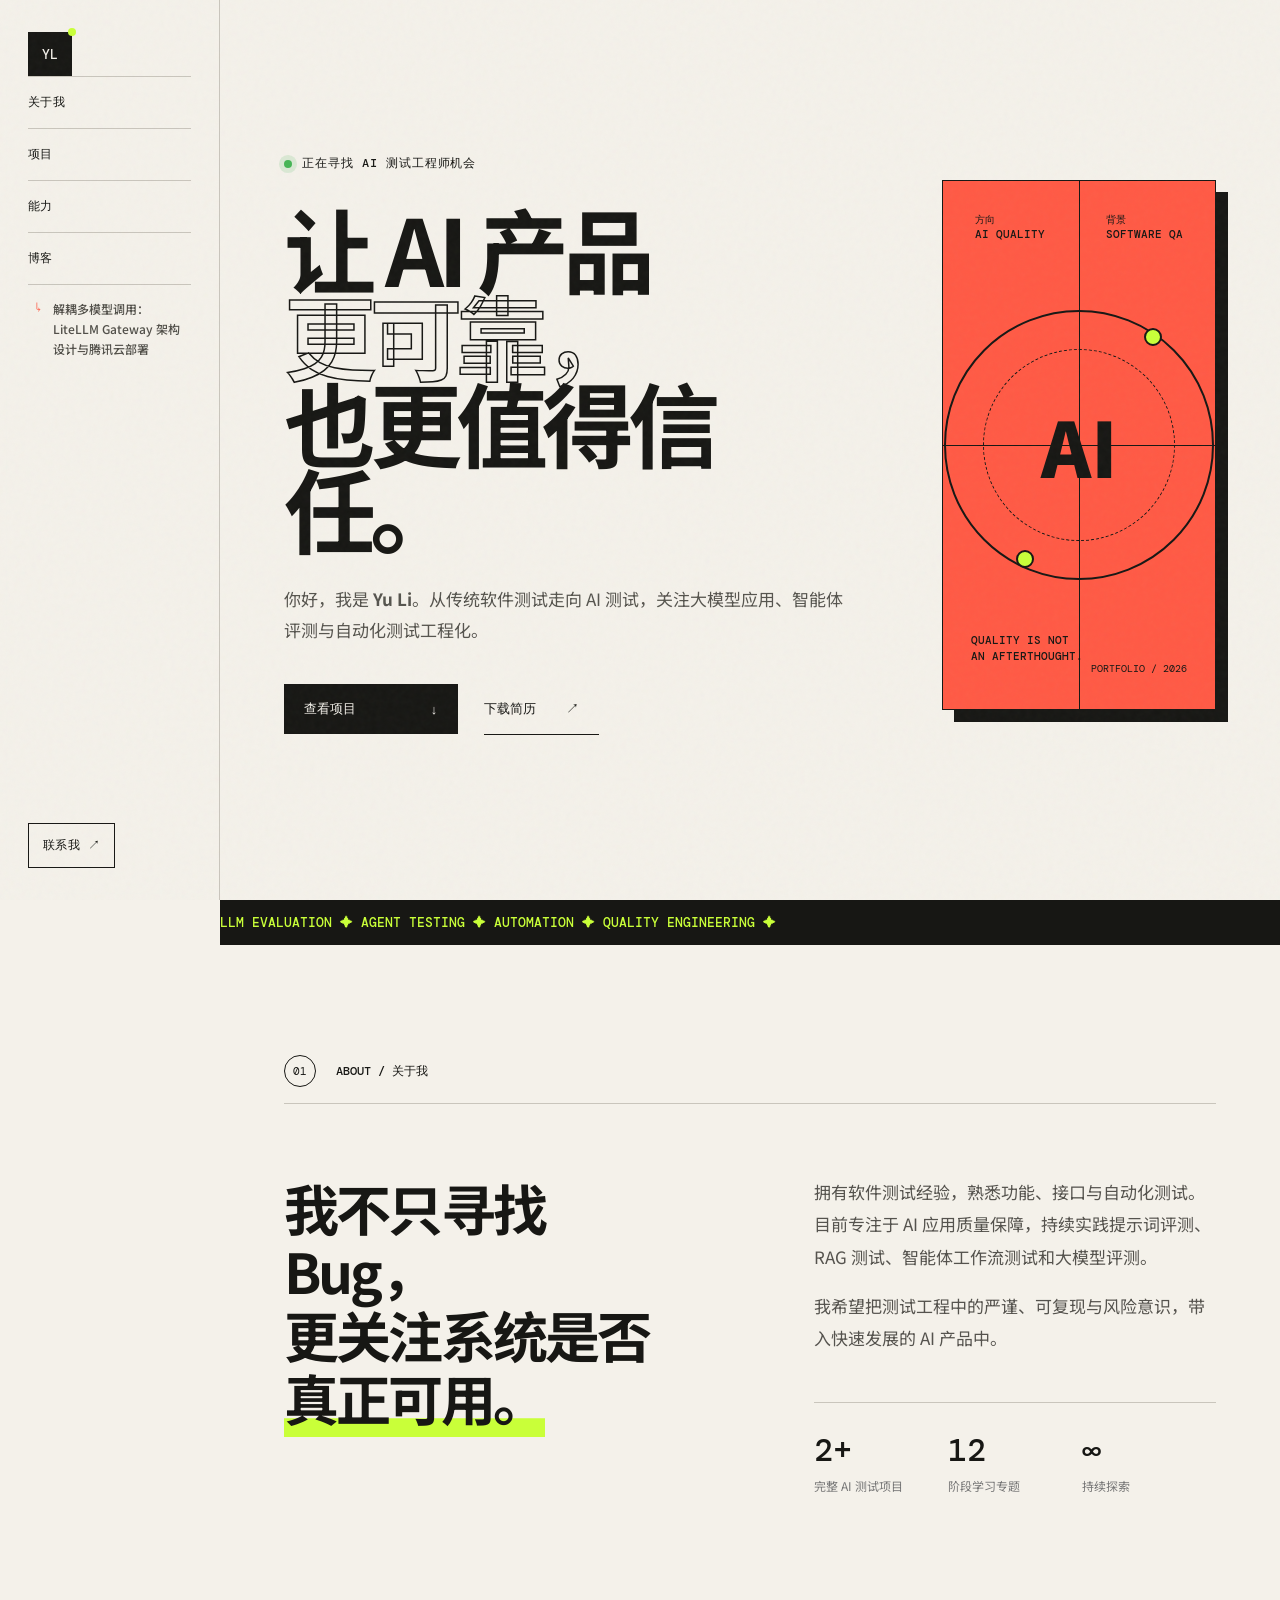
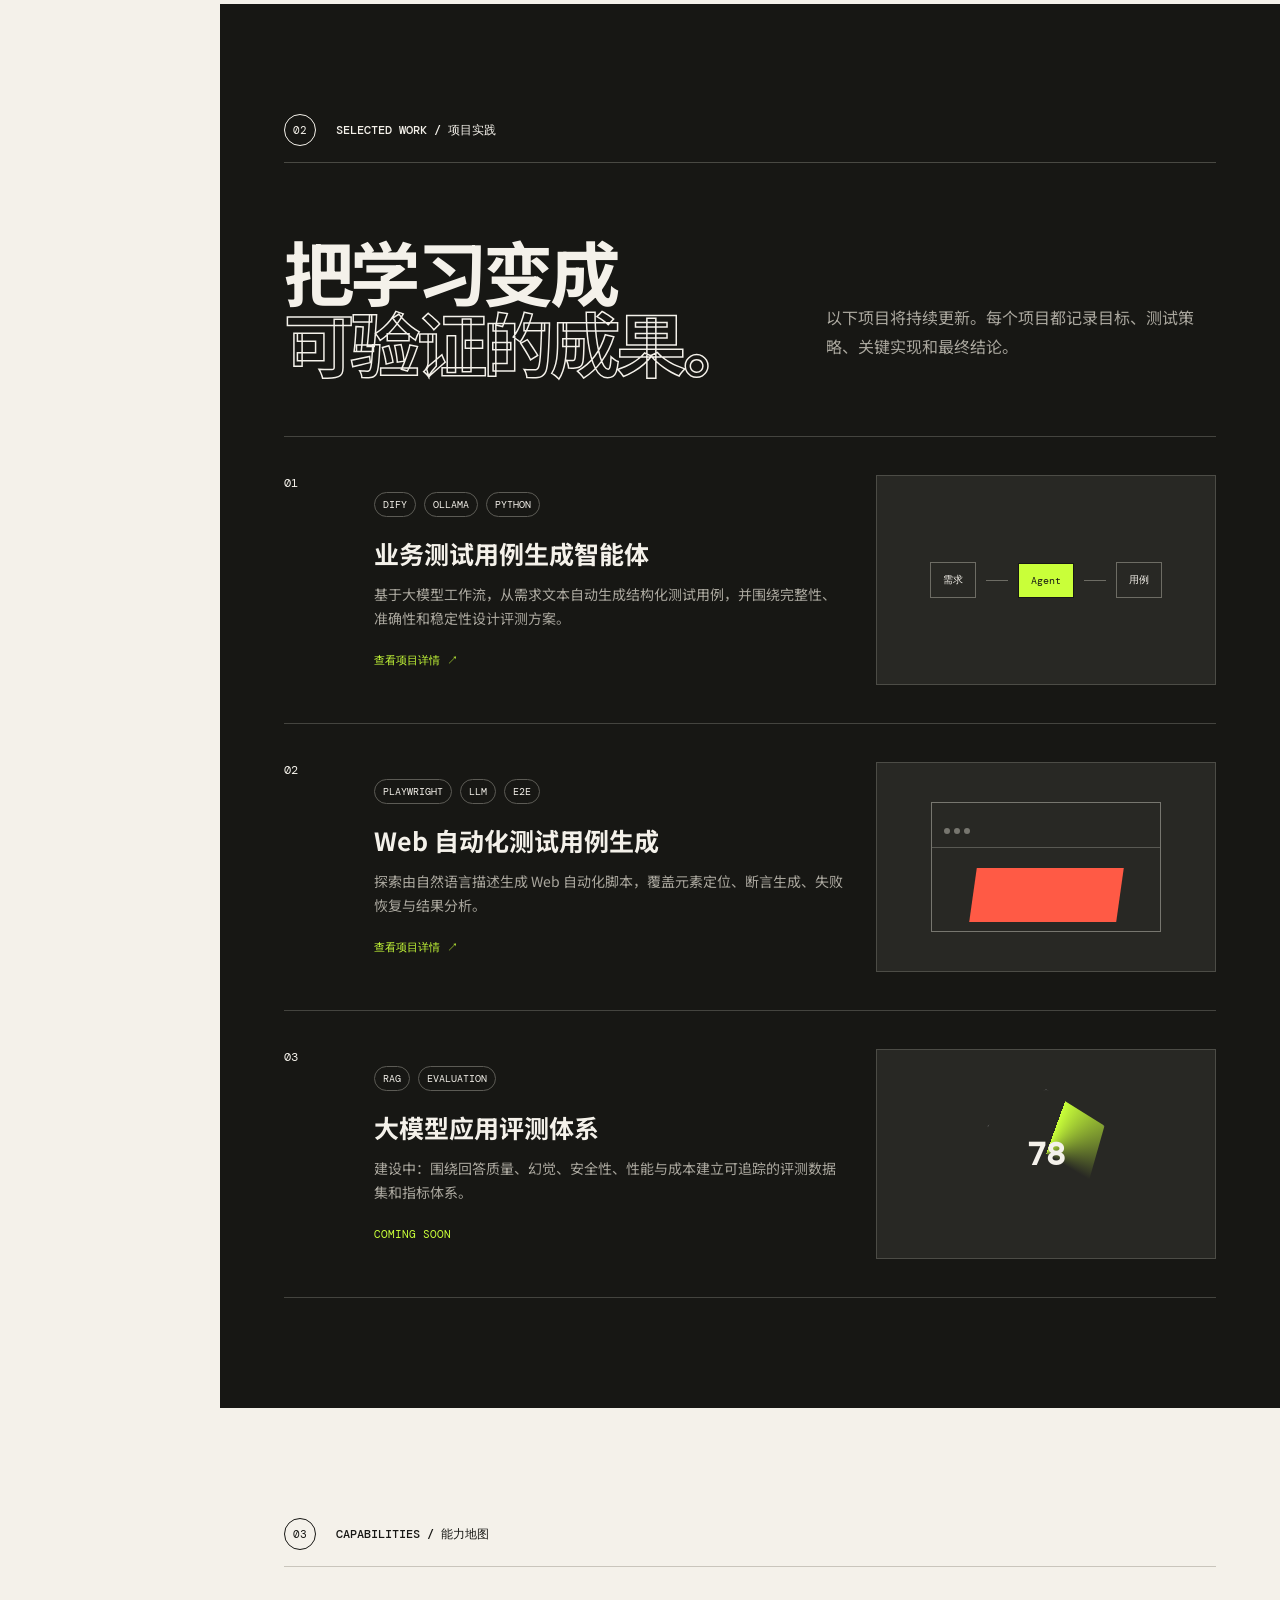
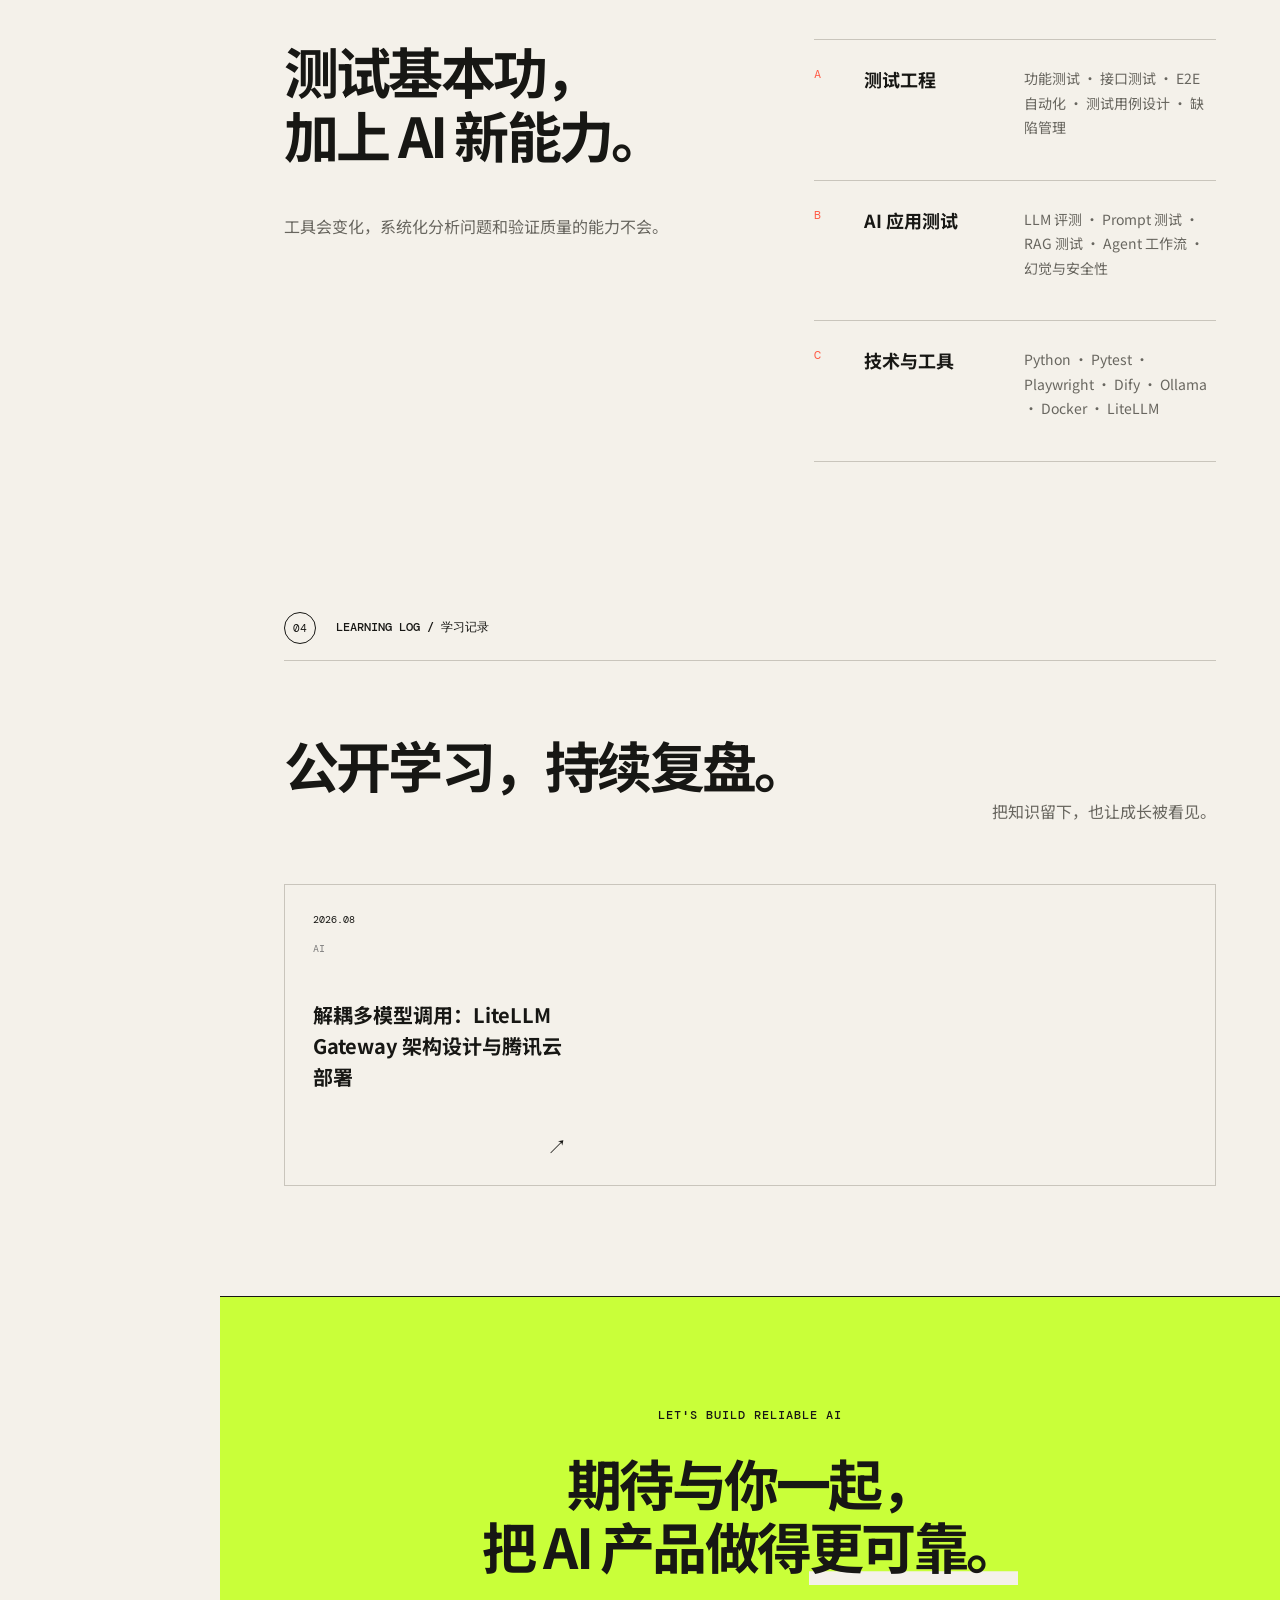
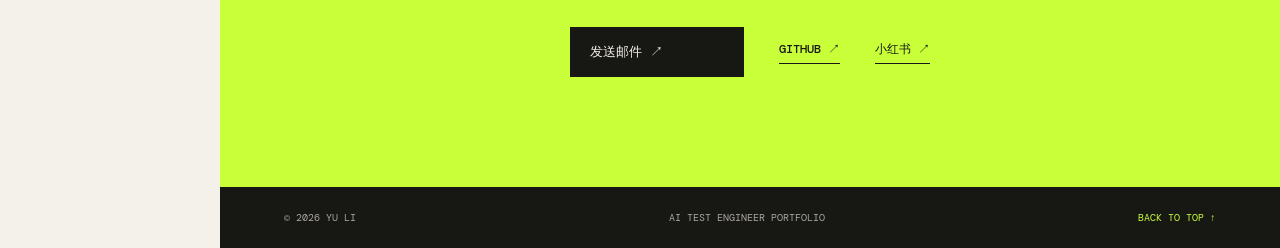
<file: index.html>
<!doctype html>
<html lang="zh-CN">
  <head>
    <meta charset="UTF-8" />
    <meta name="viewport" content="width=device-width, initial-scale=1.0" />
    <meta name="description" content="AI 测试工程师个人求职博客，展示测试经验、AI 测试项目与持续学习记录。" />
    <meta name="theme-color" content="#f4f1ea" />
    <title>Yu Li｜AI 测试工程师</title>
    <link rel="preconnect" href="https://fonts.googleapis.com" />
    <link rel="preconnect" href="https://fonts.gstatic.com" crossorigin />
    <link href="https://fonts.googleapis.com/css2?family=DM+Mono:wght@400;500&family=Noto+Sans+SC:wght@400;500;600;700;900&display=swap" rel="stylesheet" />
    <link rel="stylesheet" href="styles.css" />
  </head>
  <body>
    <div class="noise" aria-hidden="true"></div>
    <header class="nav-wrap">
      <nav class="nav" aria-label="主导航">
        <a class="brand" href="#top" aria-label="返回顶部"><span>YL</span><i></i></a>
        <button class="menu-toggle" aria-expanded="false" aria-controls="nav-links">菜单</button>
        <div class="nav-links" id="nav-links">
          <a href="#about">关于我</a><a href="#projects">项目</a><a href="#skills">能力</a><a id="blog-nav-link" href="#notes">博客</a><div class="blog-subnav" id="blog-subnav" aria-label="博客文章目录"><a href="blogs/pages/解耦多模型调用-litellm-gateway-架构设计与腾讯云部署.html">解耦多模型调用：LiteLLM Gateway 架构设计与腾讯云部署</a></div><a class="write-link" data-editor-access href="blog-editor.html" hidden>＋ 写博客</a>
          <a class="nav-cta" href="mailto:your-email@example.com">联系我 ↗</a>
        </div>
      </nav>
    </header>

    <main id="top">
      <section class="hero section">
        <div class="hero-copy reveal">
          <p class="eyebrow"><span class="status-dot"></span>正在寻找 AI 测试工程师机会</p>
          <h1>让 AI 产品<br /><em>更可靠，</em><br />也更值得信任。</h1>
          <p class="hero-desc">你好，我是 <strong>Yu Li</strong>。从传统软件测试走向 AI 测试，关注大模型应用、智能体评测与自动化测试工程化。</p>
          <div class="hero-actions">
            <a class="button primary" href="#projects">查看项目 <span>↓</span></a>
            <a class="button text-button" href="resume.pdf" download>下载简历 <span>↗</span></a>
          </div>
        </div>
        <div class="hero-panel reveal" aria-label="职业信息卡片">
          <div class="orbit" aria-hidden="true"><span></span><span></span><b>AI</b></div>
          <div class="panel-meta">
            <div><small>方向</small><strong>AI QUALITY</strong></div>
            <div><small>背景</small><strong>SOFTWARE QA</strong></div>
          </div>
          <p>QUALITY IS NOT<br />AN AFTERTHOUGHT.</p>
          <span class="card-index">PORTFOLIO / 2026</span>
        </div>
      </section>

      <section class="marquee" aria-label="核心关键词"><div>LLM EVALUATION ✦ AGENT TESTING ✦ AUTOMATION ✦ QUALITY ENGINEERING ✦ </div></section>

      <section class="about section" id="about">
        <div class="section-label reveal"><span>01</span><p>ABOUT / 关于我</p></div>
        <div class="about-grid">
          <h2 class="reveal">我不只寻找 Bug，<br />更关注系统是否<span>真正可用。</span></h2>
          <div class="about-copy reveal">
            <p>拥有软件测试经验，熟悉功能、接口与自动化测试。目前专注于 AI 应用质量保障，持续实践提示词评测、RAG 测试、智能体工作流测试和大模型评测。</p>
            <p>我希望把测试工程中的严谨、可复现与风险意识，带入快速发展的 AI 产品中。</p>
            <div class="facts"><div><strong>2+</strong><span>完整 AI 测试项目</span></div><div><strong>12</strong><span>阶段学习专题</span></div><div><strong>∞</strong><span>持续探索</span></div></div>
          </div>
        </div>
      </section>

      <section class="projects section dark" id="projects">
        <div class="section-label light reveal"><span>02</span><p>SELECTED WORK / 项目实践</p></div>
        <div class="project-heading reveal"><h2>把学习变成<br /><em>可验证的成果。</em></h2><p>以下项目将持续更新。每个项目都记录目标、测试策略、关键实现和最终结论。</p></div>
        <div class="project-list">
          <article class="project-card reveal">
            <div class="project-num">01</div><div class="project-body"><div class="tags"><span>DIFY</span><span>OLLAMA</span><span>PYTHON</span></div><h3>业务测试用例生成智能体</h3><p>基于大模型工作流，从需求文本自动生成结构化测试用例，并围绕完整性、准确性和稳定性设计评测方案。</p><a href="#" aria-label="查看业务测试用例生成智能体项目">查看项目详情 ↗</a></div><div class="project-visual visual-one" aria-hidden="true"><div class="node">需求</div><i></i><div class="node accent">Agent</div><i></i><div class="node">用例</div></div>
          </article>
          <article class="project-card reveal">
            <div class="project-num">02</div><div class="project-body"><div class="tags"><span>PLAYWRIGHT</span><span>LLM</span><span>E2E</span></div><h3>Web 自动化测试用例生成</h3><p>探索由自然语言描述生成 Web 自动化脚本，覆盖元素定位、断言生成、失败恢复与结果分析。</p><a href="#" aria-label="查看 Web 自动化测试项目">查看项目详情 ↗</a></div><div class="project-visual visual-two" aria-hidden="true"><div class="browser"><b></b><b></b><b></b><span></span><em></em></div></div>
          </article>
          <article class="project-card reveal coming-soon">
            <div class="project-num">03</div><div class="project-body"><div class="tags"><span>RAG</span><span>EVALUATION</span></div><h3>大模型应用评测体系</h3><p>建设中：围绕回答质量、幻觉、安全性、性能与成本建立可追踪的评测数据集和指标体系。</p><span class="soon">COMING SOON</span></div><div class="project-visual visual-three" aria-hidden="true"><div class="radar"></div><span>78</span></div>
          </article>
        </div>
      </section>

      <section class="skills section" id="skills">
        <div class="section-label reveal"><span>03</span><p>CAPABILITIES / 能力地图</p></div>
        <div class="skills-grid">
          <div class="skills-intro reveal"><h2>测试基本功，<br />加上 AI 新能力。</h2><p>工具会变化，系统化分析问题和验证质量的能力不会。</p></div>
          <div class="skill-groups reveal">
            <div><span class="skill-no">A</span><h3>测试工程</h3><p>功能测试 · 接口测试 · E2E 自动化 · 测试用例设计 · 缺陷管理</p></div>
            <div><span class="skill-no">B</span><h3>AI 应用测试</h3><p>LLM 评测 · Prompt 测试 · RAG 测试 · Agent 工作流 · 幻觉与安全性</p></div>
            <div><span class="skill-no">C</span><h3>技术与工具</h3><p>Python · Pytest · Playwright · Dify · Ollama · Docker · LiteLLM</p></div>
          </div>
        </div>
      </section>

      <section class="notes section" id="notes">
        <div class="section-label reveal"><span>04</span><p>LEARNING LOG / 学习记录</p></div>
        <div class="notes-head reveal"><h2>公开学习，持续复盘。</h2><p>把知识留下，也让成长被看见。</p></div>
        <div class="note-grid" id="blog-list">
          <a class="note-card reveal" href="#"><time>2026.08</time><span class="note-type">AI 测试</span><h3>LiteLLM 与 LangChain：统一模型调用时，该怎么选？</h3><span class="arrow">↗</span></a>
          <a class="note-card reveal" href="#"><time>2026.08</time><span class="note-type">测试基础</span><h3>E2E 自动化测试到底在验证什么？</h3><span class="arrow">↗</span></a>
          <a class="note-card reveal" href="#"><time>2026.07</time><span class="note-type">本地模型</span><h3>Ollama、模型权重与 Runtime 的关系</h3><span class="arrow">↗</span></a>
        </div>
      </section>

      <section class="contact section" id="contact">
        <p class="eyebrow reveal">LET'S BUILD RELIABLE AI</p><h2 class="reveal">期待与你一起，<br />把 AI 产品做得<span>更可靠。</span></h2>
        <div class="contact-row reveal"><a class="button primary" href="mailto:your-email@example.com">发送邮件 ↗</a><a href="https://github.com/your-username" target="_blank" rel="noreferrer">GITHUB ↗</a><a href="#">小红书 ↗</a></div>
      </section>
    </main>

    <footer><span>© 2026 YU LI</span><span>AI TEST ENGINEER PORTFOLIO</span><a href="#top">BACK TO TOP ↑</a></footer>
    <script src="script.js"></script>
    <script src="editor-access.js"></script>
    <script src="blogs/posts-data.js?v=20260822"></script>
    <script src="blog-list.js?v=20260822"></script>
  </body>
</html>
</file>
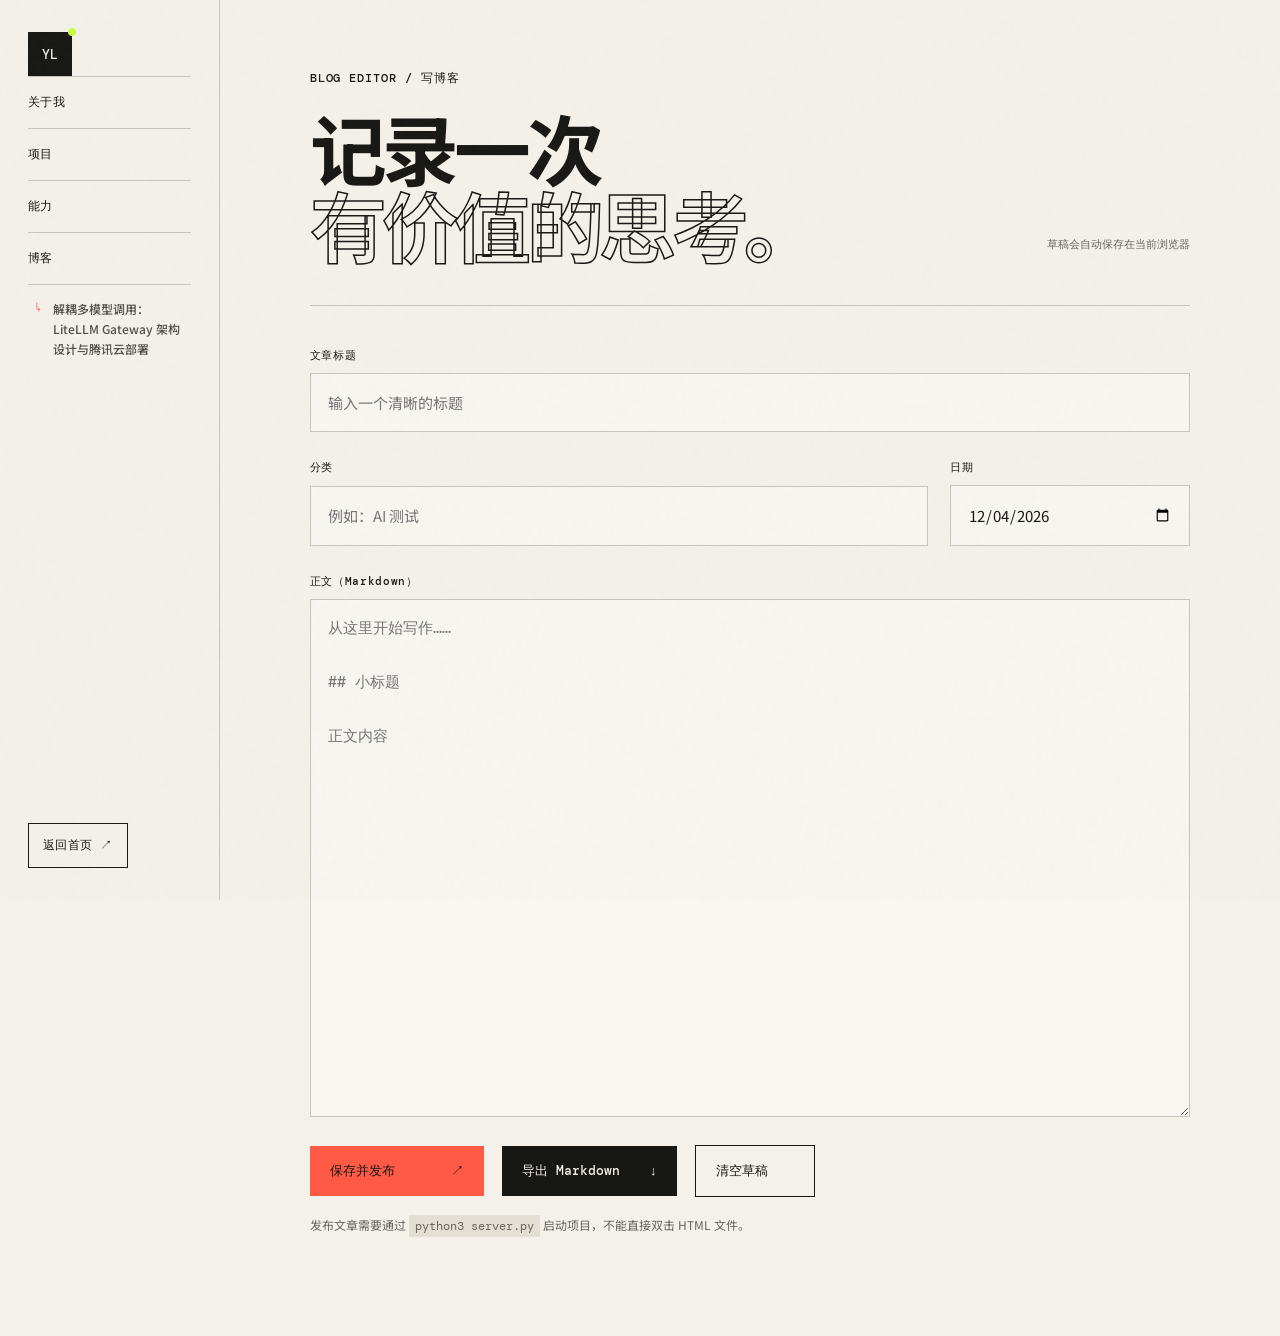
<file: blog-editor.html>
<!doctype html>
<html lang="zh-CN">
  <head>
    <meta charset="UTF-8" />
    <meta name="viewport" content="width=device-width, initial-scale=1.0" />
    <meta name="theme-color" content="#f4f1ea" />
    <title>写博客｜Yu Li</title>
    <link rel="preconnect" href="https://fonts.googleapis.com" />
    <link rel="preconnect" href="https://fonts.gstatic.com" crossorigin />
    <link href="https://fonts.googleapis.com/css2?family=DM+Mono:wght@400;500&family=Noto+Sans+SC:wght@400;500;600;700;900&display=swap" rel="stylesheet" />
    <link rel="stylesheet" href="styles.css" />
  </head>
  <body>
    <div class="noise" aria-hidden="true"></div>
    <header class="nav-wrap">
      <nav class="nav" aria-label="主导航">
        <a class="brand" href="index.html" aria-label="返回首页"><span>YL</span><i></i></a>
        <button class="menu-toggle" aria-expanded="false" aria-controls="nav-links">菜单</button>
        <div class="nav-links" id="nav-links">
          <a href="index.html#about">关于我</a><a href="index.html#projects">项目</a><a href="index.html#skills">能力</a><a id="blog-nav-link" href="index.html#notes">博客</a><div class="blog-subnav" id="blog-subnav" aria-label="博客文章目录"><a href="blogs/pages/解耦多模型调用-litellm-gateway-架构设计与腾讯云部署.html">解耦多模型调用：LiteLLM Gateway 架构设计与腾讯云部署</a></div><a class="write-link active" data-editor-access href="blog-editor.html" hidden>＋ 写博客</a>
          <a class="nav-cta" href="index.html">返回首页 ↗</a>
        </div>
      </nav>
    </header>

    <main class="editor-page">
      <section class="editor-shell">
        <div class="editor-head">
          <div><p class="eyebrow">BLOG EDITOR / 写博客</p><h1>记录一次<br /><em>有价值的思考。</em></h1></div>
          <p class="draft-status" id="draft-status" role="status">草稿会自动保存在当前浏览器</p>
        </div>
        <form class="blog-form" id="blog-form">
          <label><span>文章标题</span><input id="post-title" type="text" placeholder="输入一个清晰的标题" autocomplete="off" /></label>
          <div class="editor-meta">
            <label><span>分类</span><input id="post-category" type="text" placeholder="例如：AI 测试" autocomplete="off" /></label>
            <label><span>日期</span><input id="post-date" type="date" /></label>
          </div>
          <label><span>正文（Markdown）</span><textarea id="post-content" rows="18" placeholder="从这里开始写作……&#10;&#10;## 小标题&#10;&#10;正文内容"></textarea></label>
          <div class="editor-actions">
            <button class="button primary publish-button" type="button" id="publish-post">保存并发布 <span>↗</span></button>
            <button class="button primary" type="button" id="export-post">导出 Markdown <span>↓</span></button>
            <button class="button secondary" type="button" id="clear-draft">清空草稿</button>
          </div>
          <p class="publish-help">发布文章需要通过 <code>python3 server.py</code> 启动项目，不能直接双击 HTML 文件。</p>
        </form>
      </section>
    </main>
    <script src="script.js"></script>
    <script src="editor-access.js"></script>
    <script src="blogs/posts-data.js?v=20260822"></script>
    <script src="blog-list.js?v=20260822"></script>
    <script src="blog-editor.js?v=20260822-2"></script>
  </body>
</html>
</file>
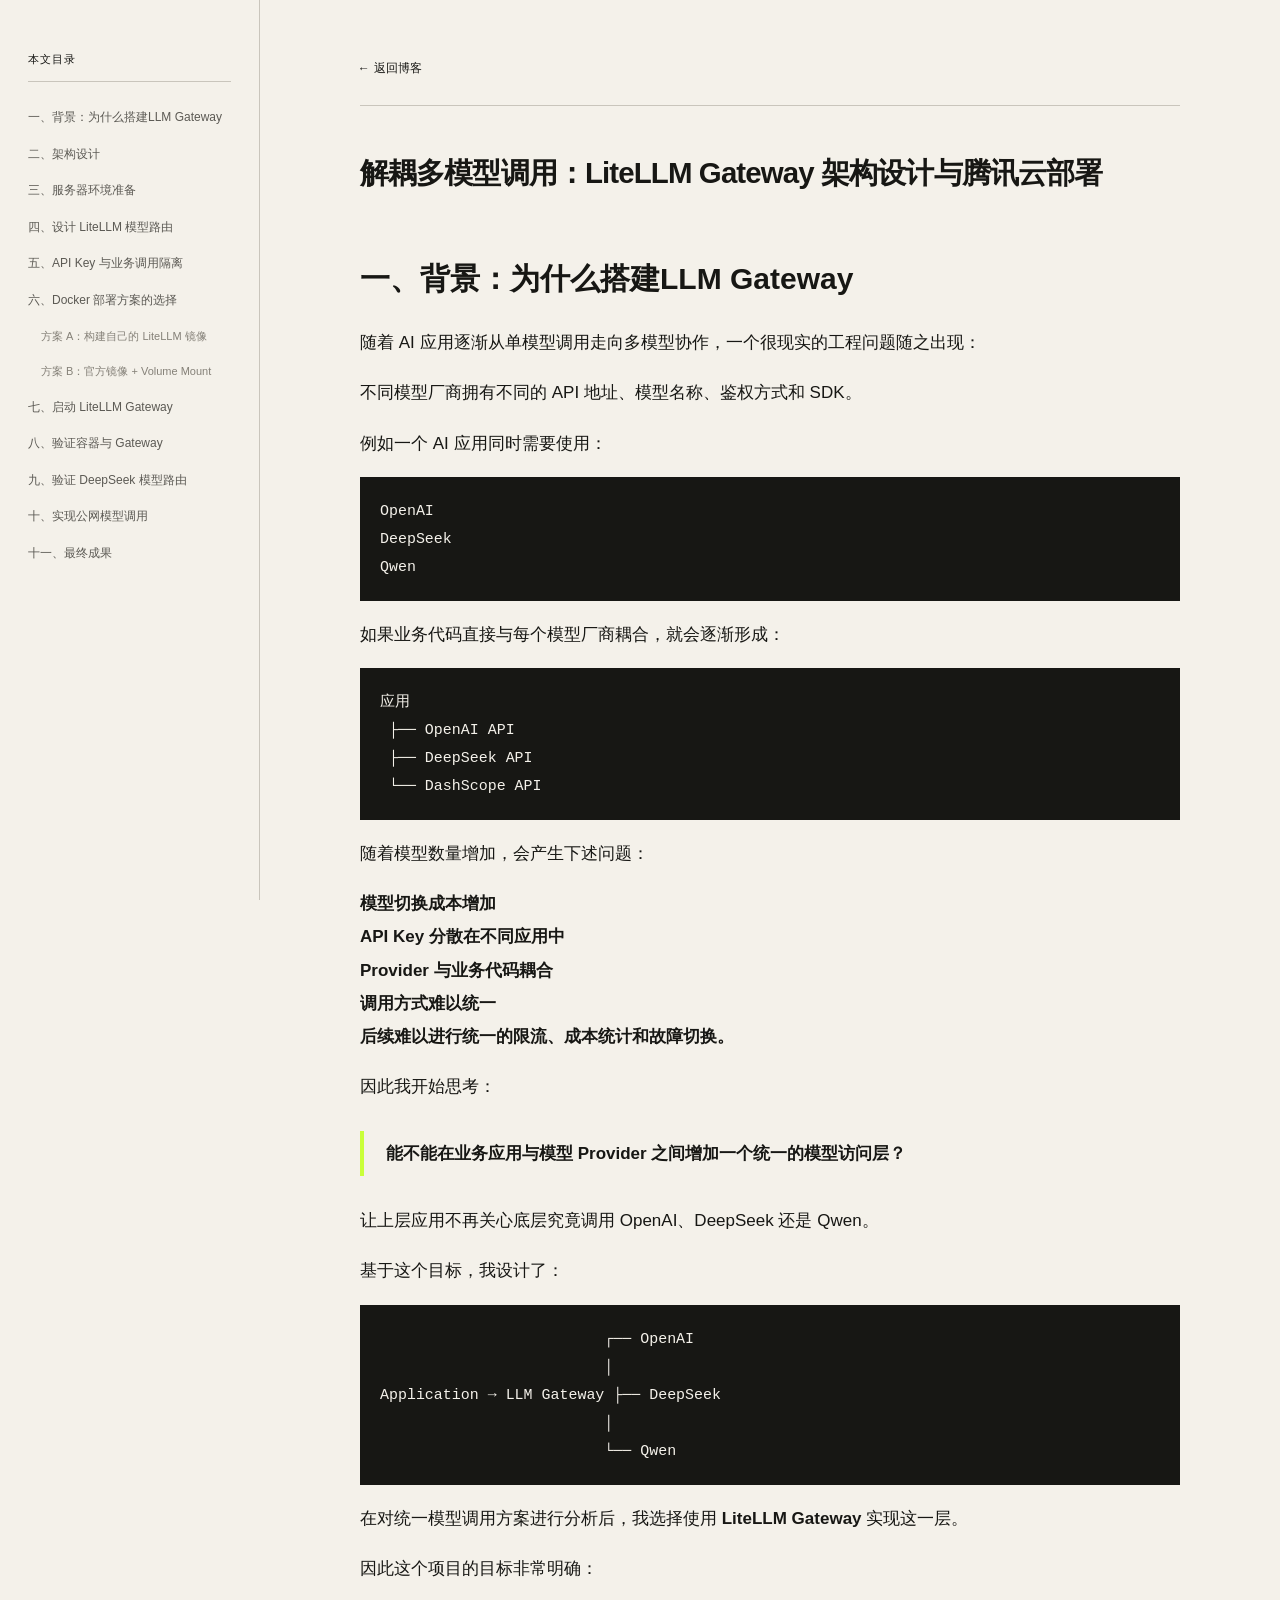
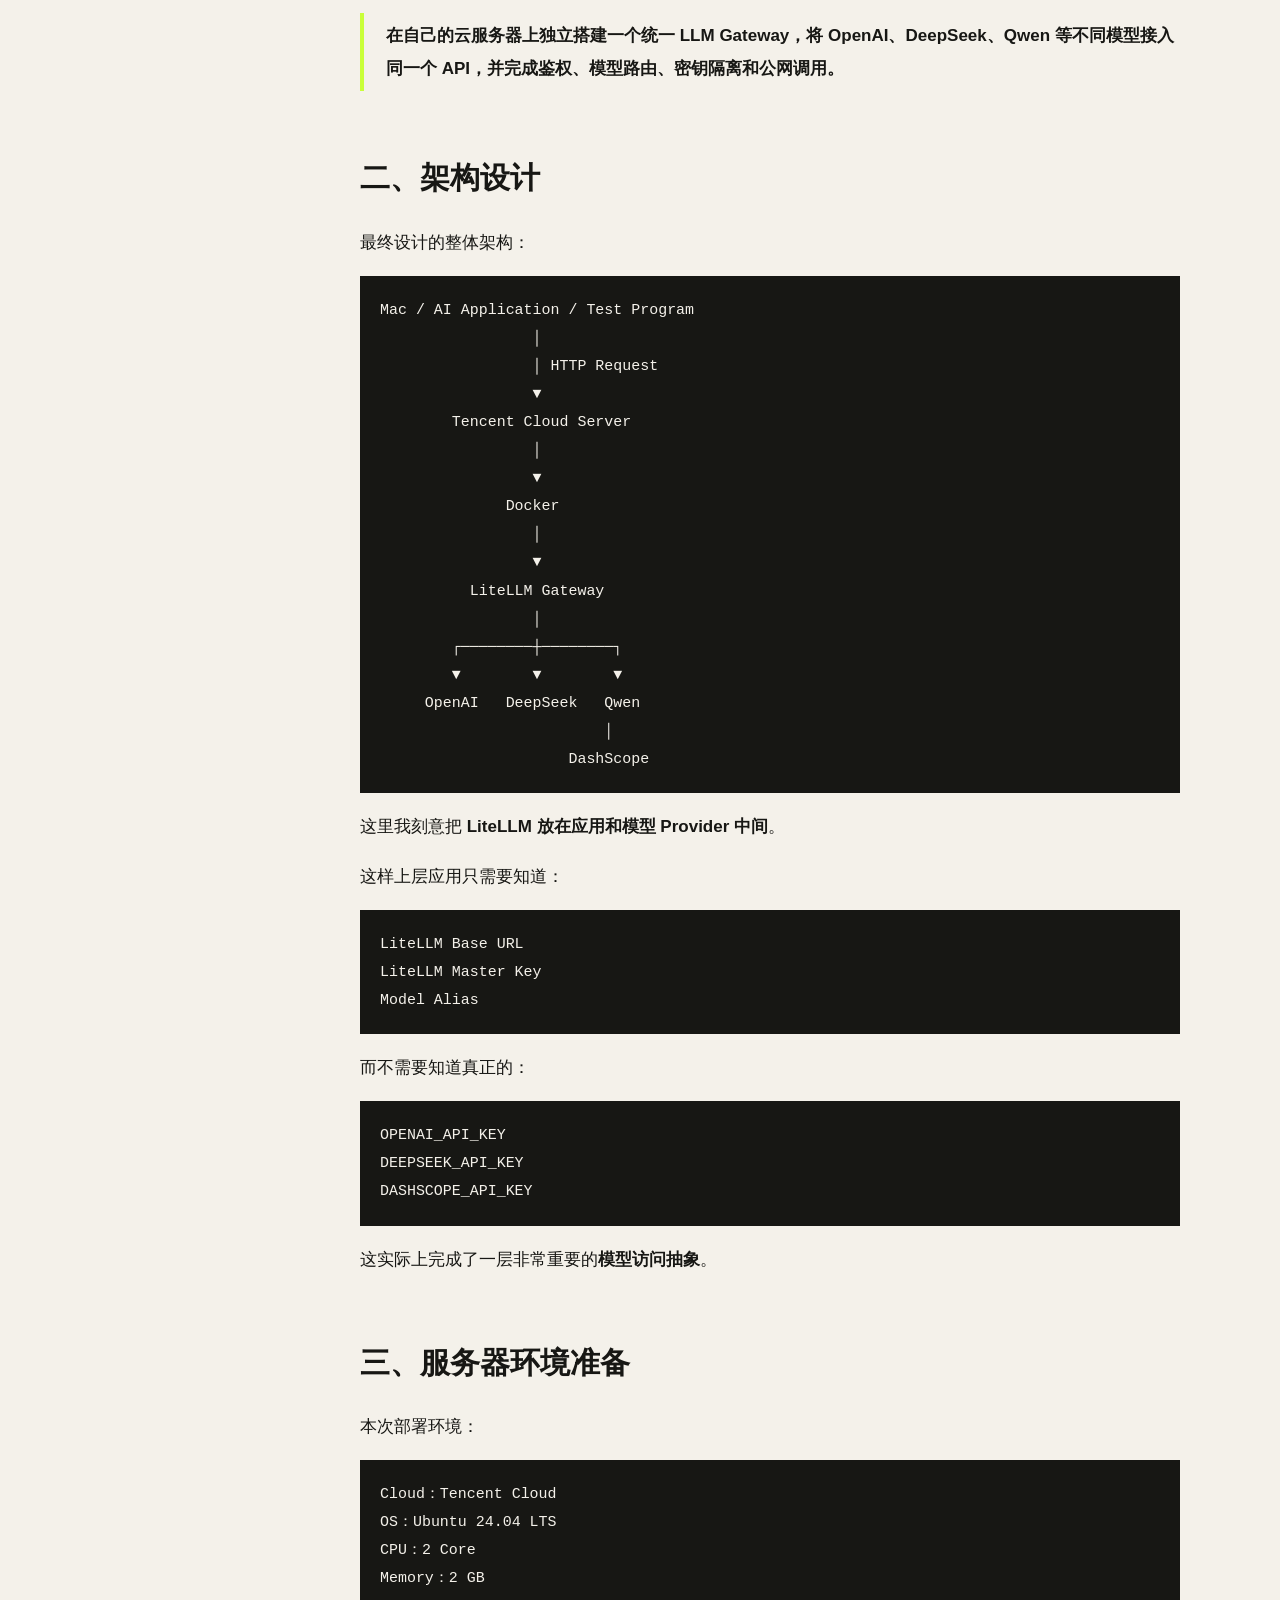
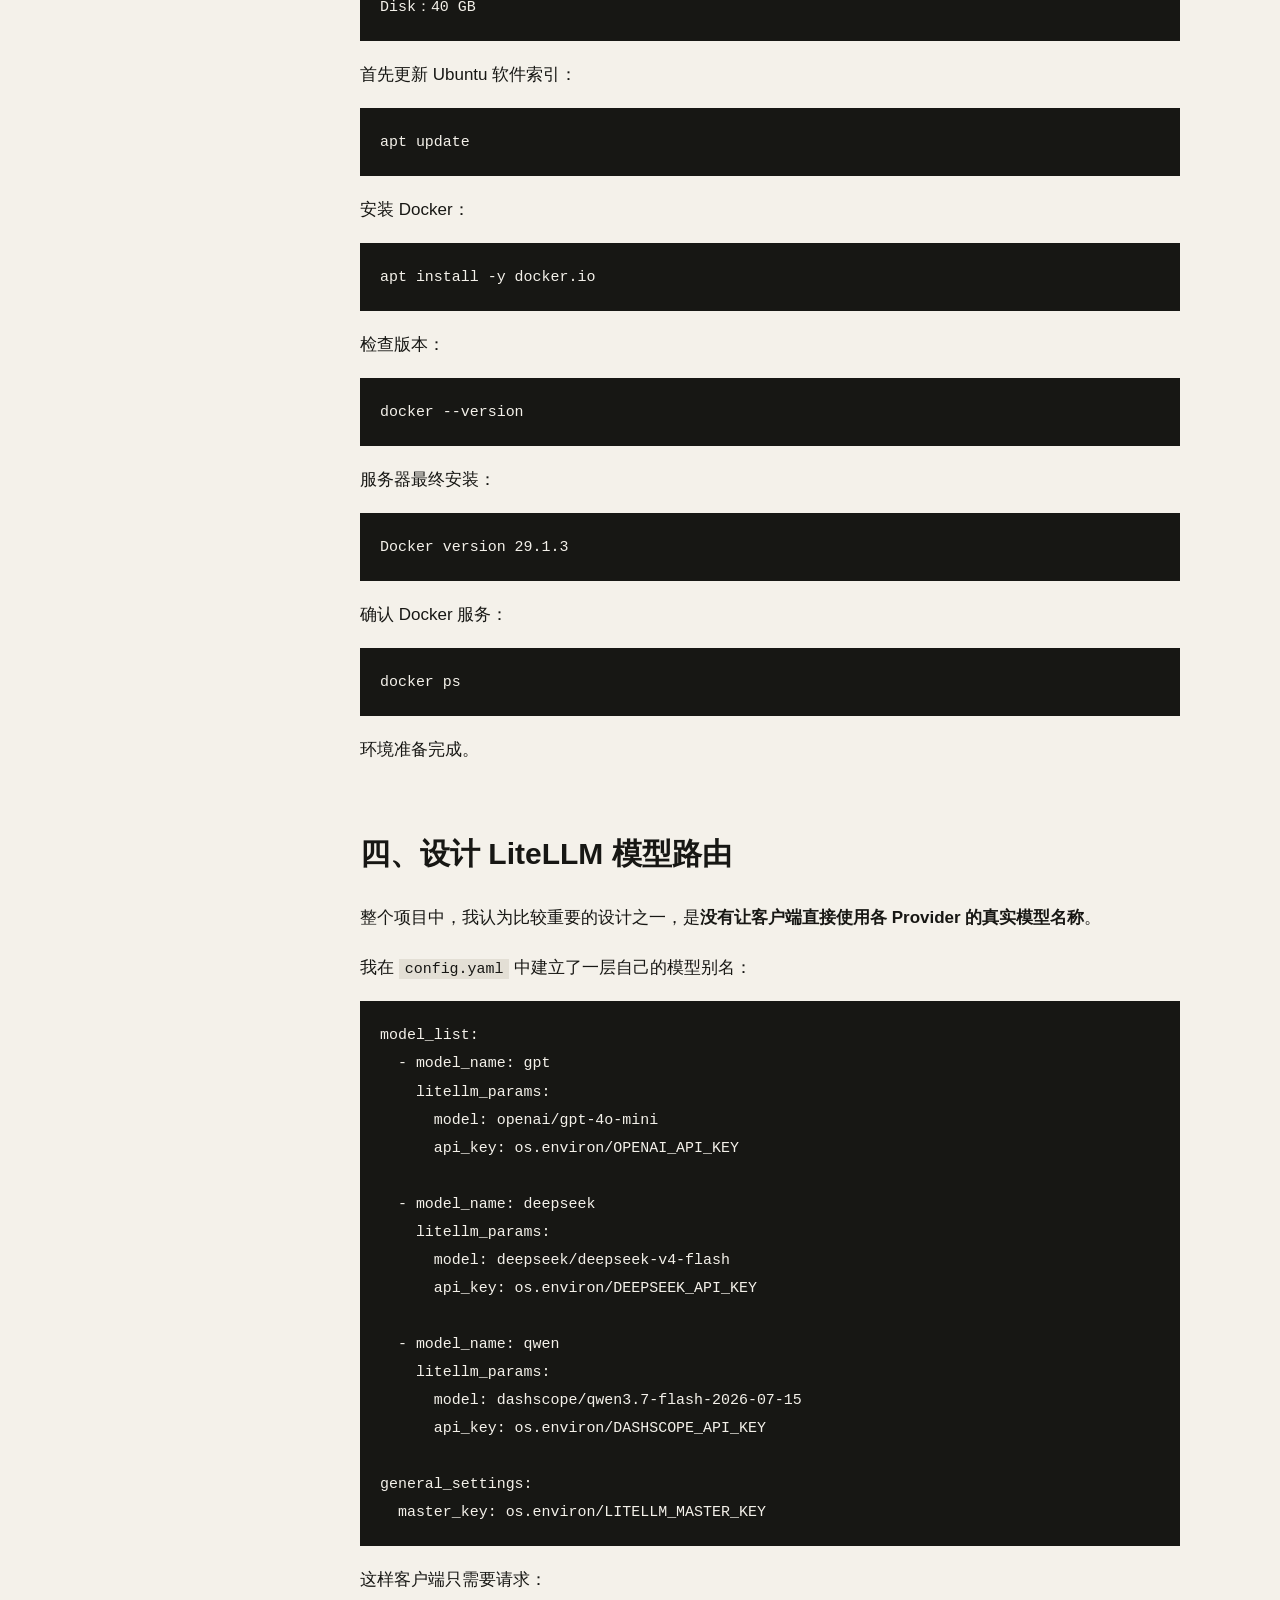
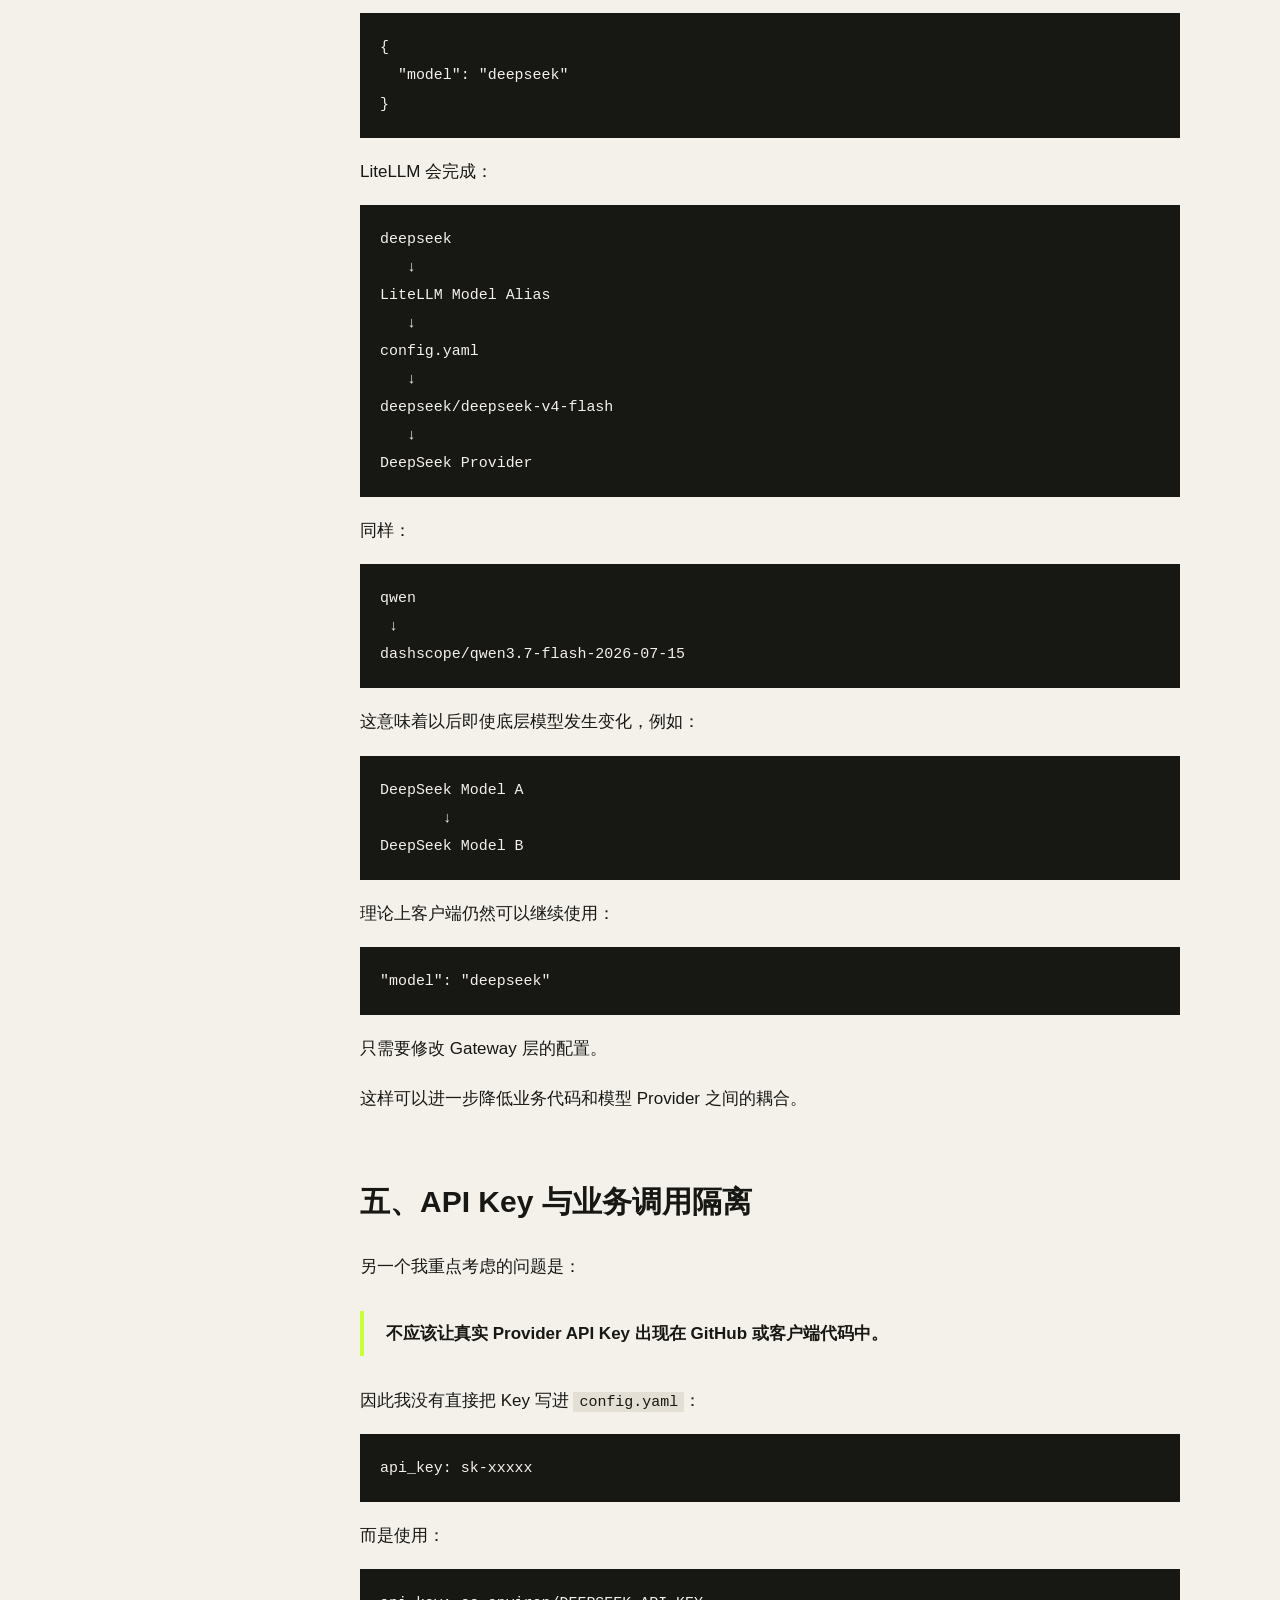
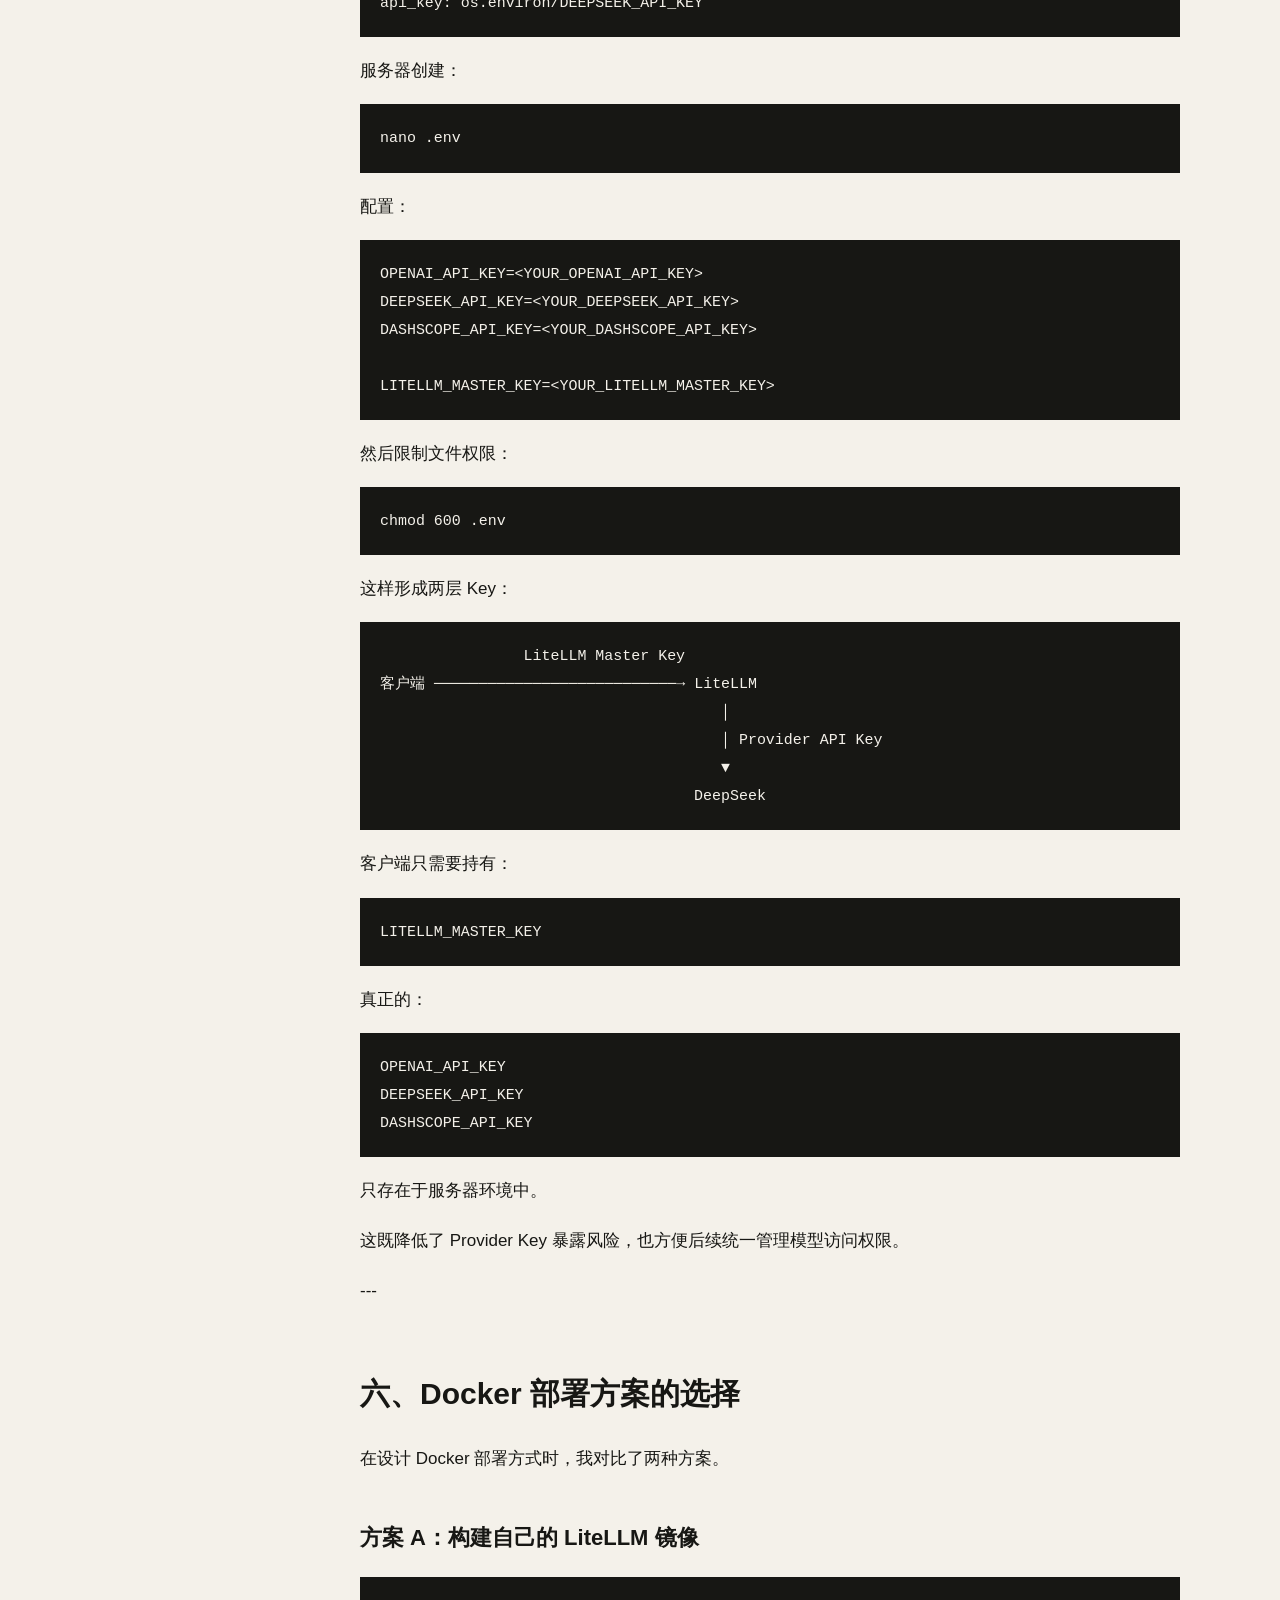
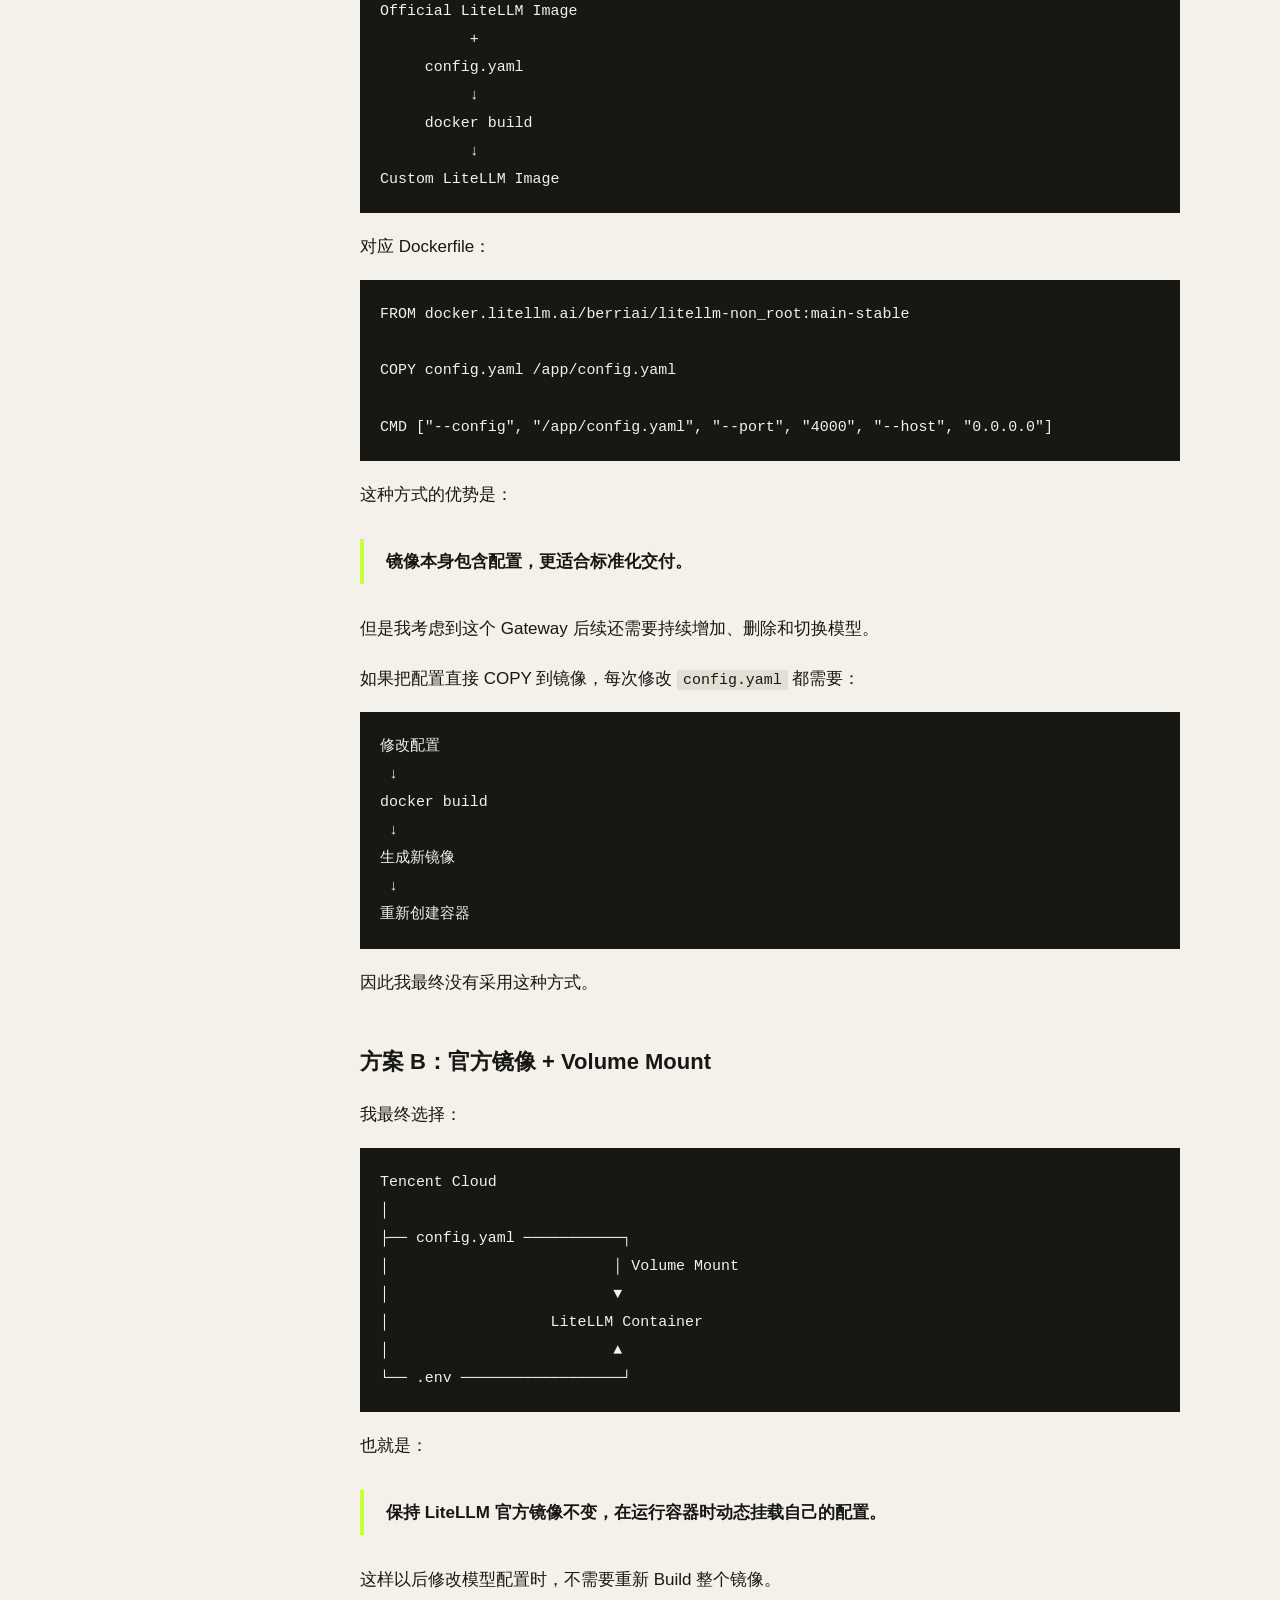
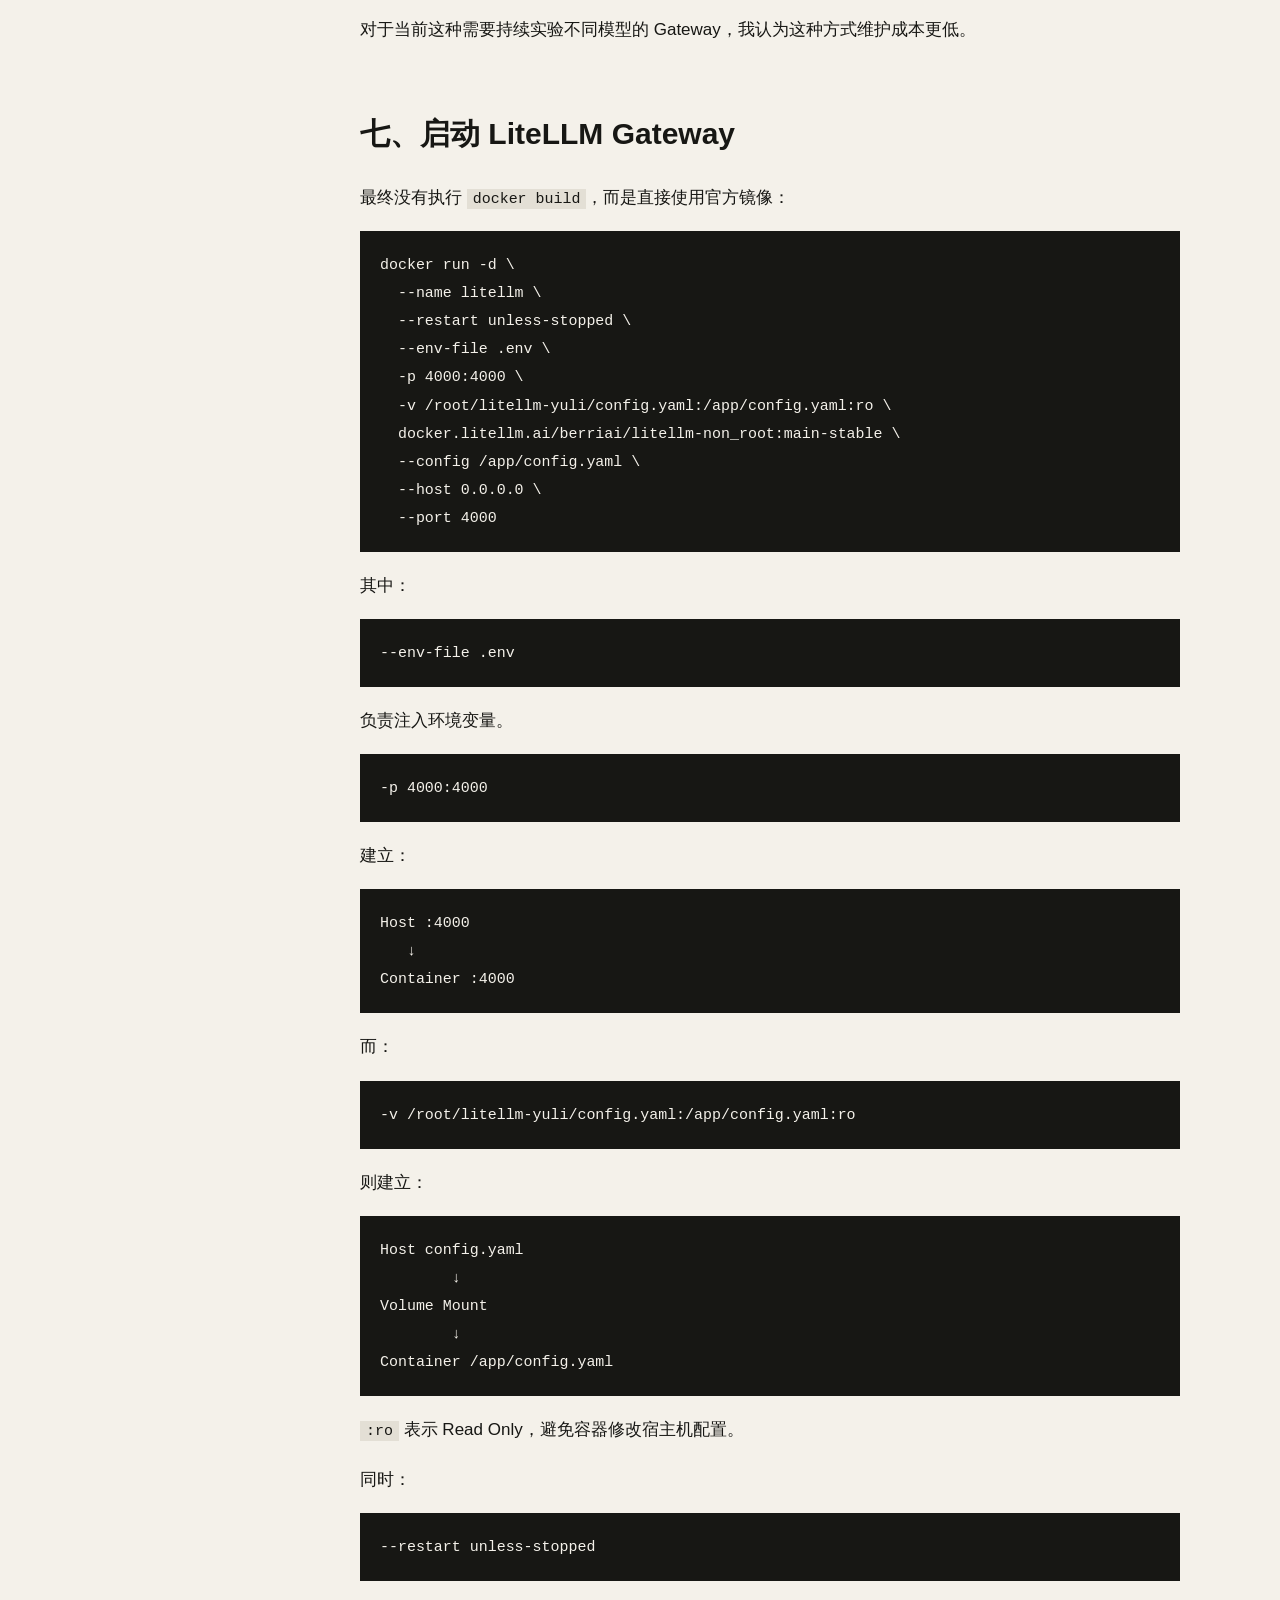
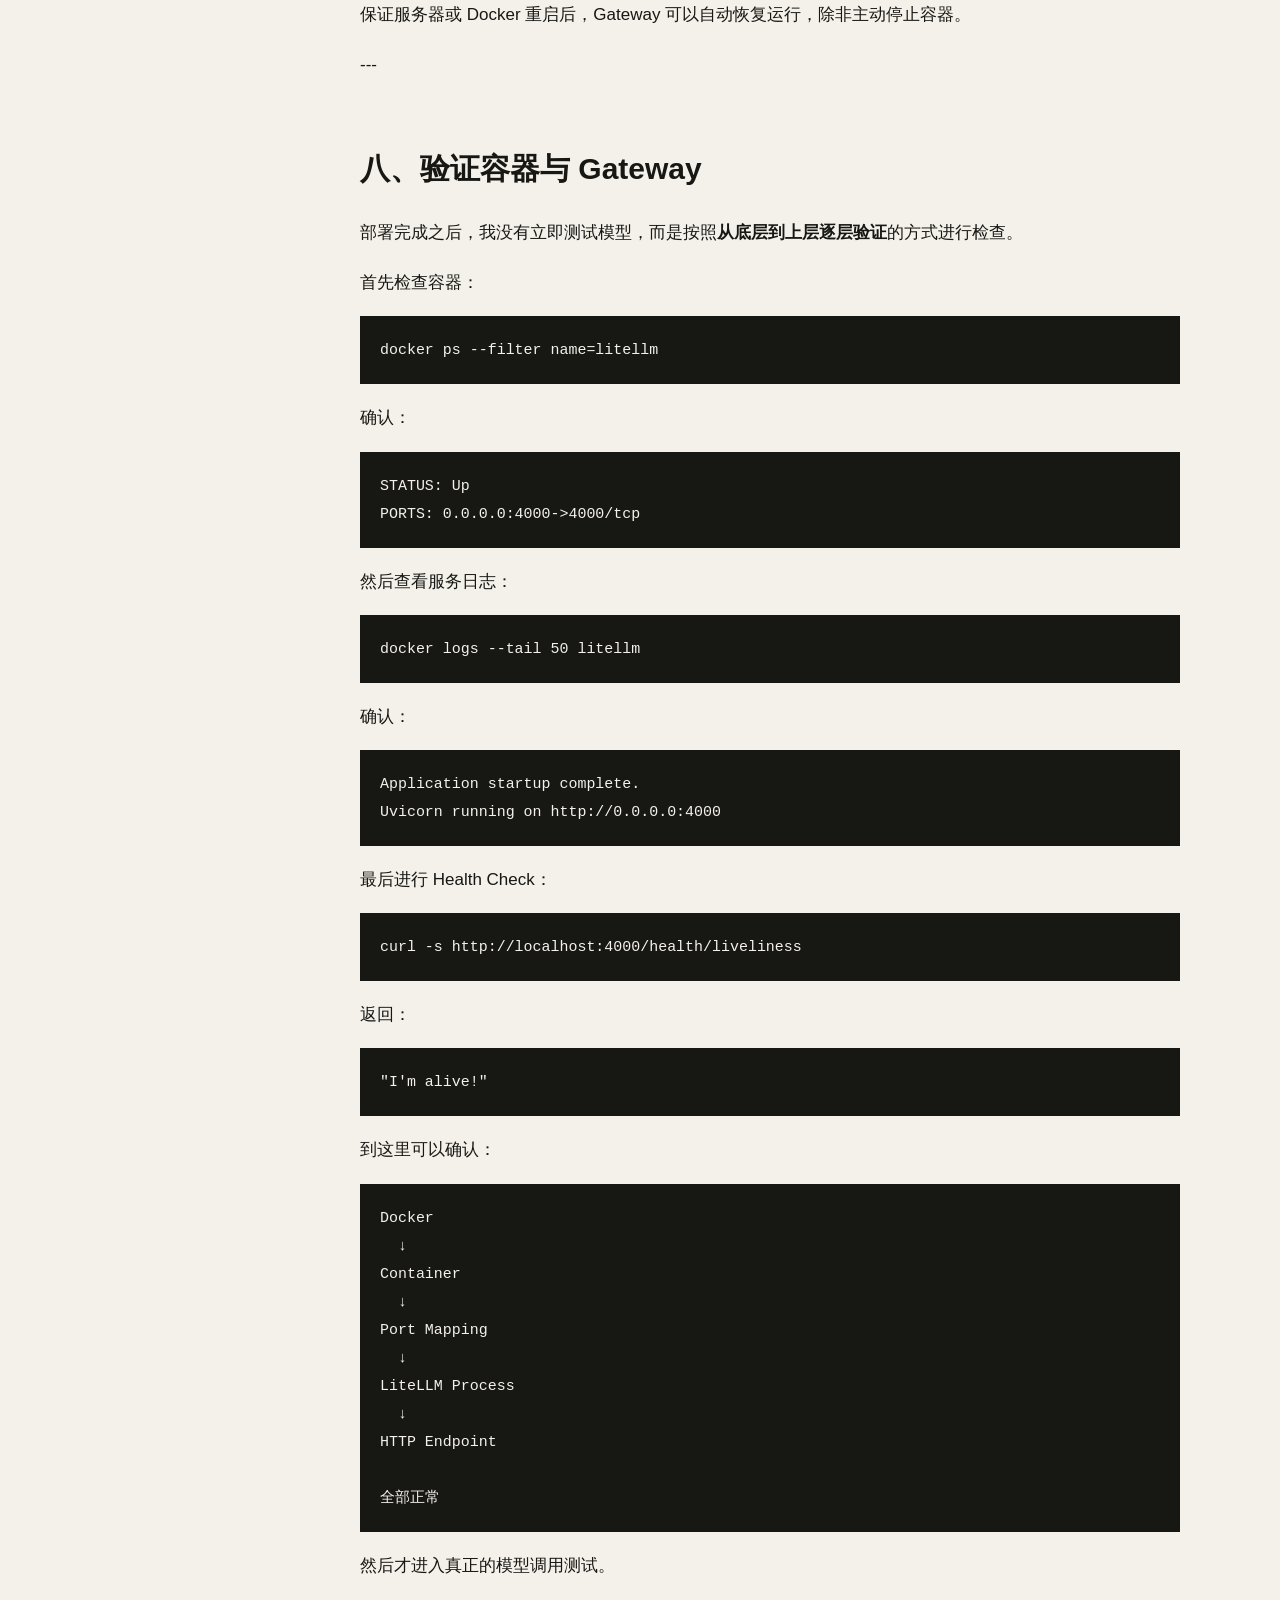
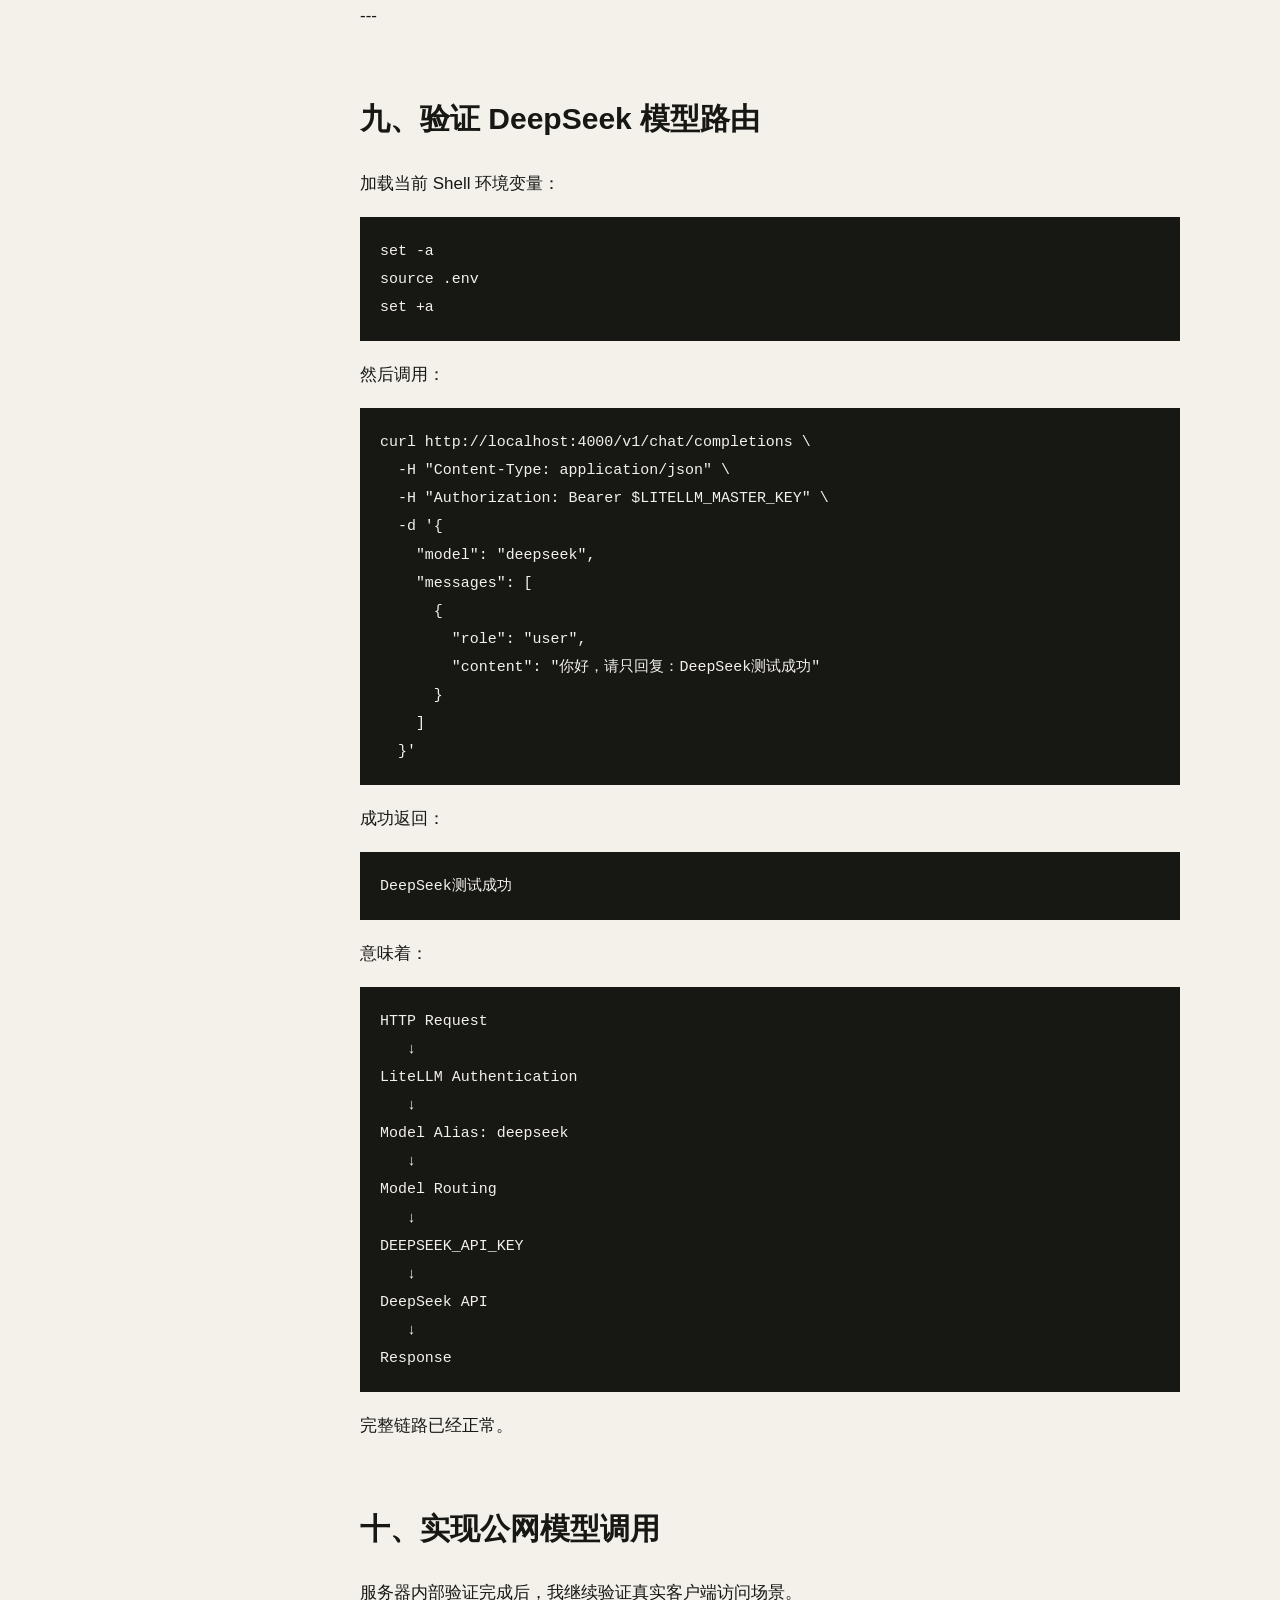
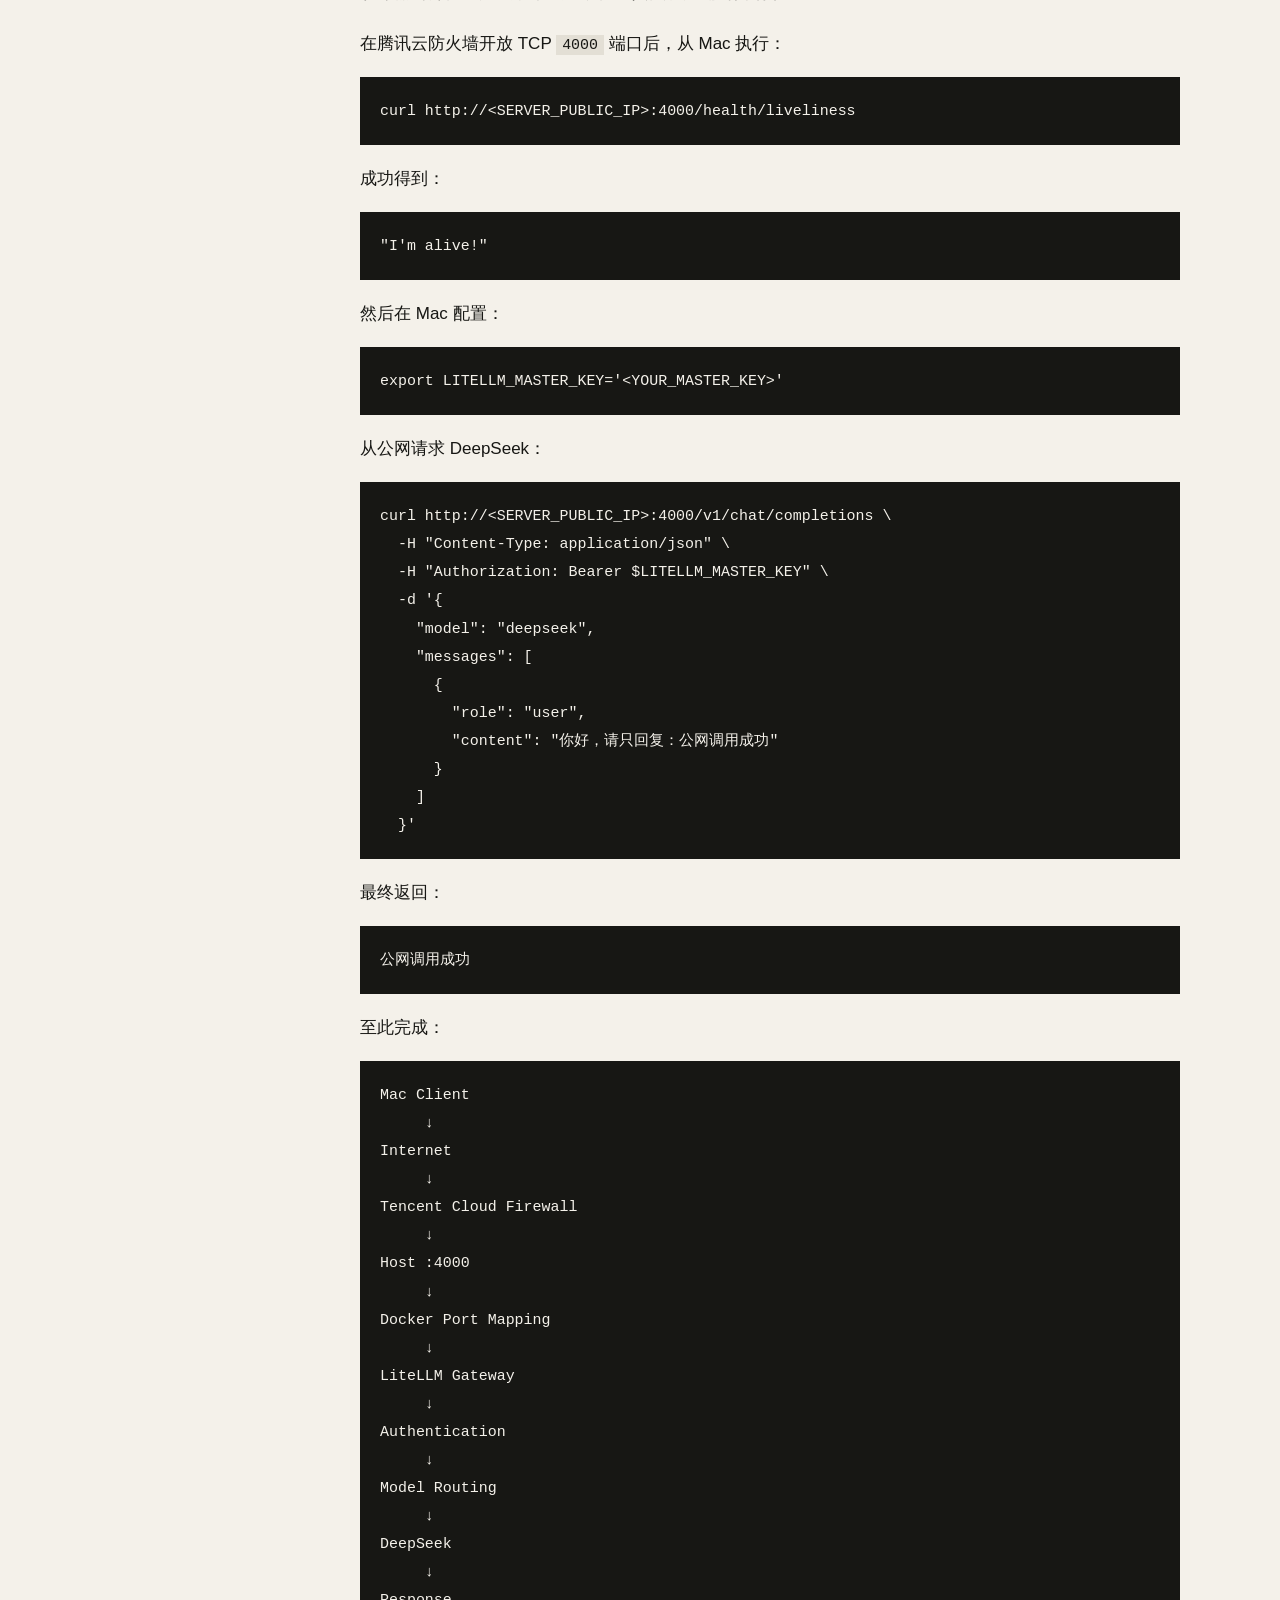
<file: blogs/pages/解耦多模型调用-litellm-gateway-架构设计与腾讯云部署.html>
<!doctype html>
<html lang="zh-CN"><head><meta charset="UTF-8" /><meta name="viewport" content="width=device-width,initial-scale=1" />
<title>解耦多模型调用：LiteLLM Gateway 架构设计与腾讯云部署｜Yu Li</title><link rel="stylesheet" href="../../styles.css" /></head>
<body class="post-page"><main class="post-shell">
<div class="post-toolbar"><a class="post-back" href="../../index.html#notes">← 返回博客</a><a class="post-edit" data-editor-access href="../../blog-editor.html?edit=解耦多模型调用-litellm-gateway-架构设计与腾讯云部署" hidden>编辑文章 ↗</a></div>
<article><h1>解耦多模型调用：LiteLLM Gateway 架构设计与腾讯云部署</h1><div class="post-content"><h2>一、背景：为什么搭建LLM Gateway</h2>
<p>随着 AI 应用逐渐从单模型调用走向多模型协作，一个很现实的工程问题随之出现：</p>
<p>不同模型厂商拥有不同的 API 地址、模型名称、鉴权方式和 SDK。</p>
<p>例如一个 AI 应用同时需要使用：</p>
<pre><code>OpenAI
DeepSeek
Qwen</code></pre>
<p>如果业务代码直接与每个模型厂商耦合，就会逐渐形成：</p>
<pre><code>应用
 ├── OpenAI API
 ├── DeepSeek API
 └── DashScope API</code></pre>
<p>随着模型数量增加，会产生下述问题：</p>
<p><strong>模型切换成本增加</strong><br /><strong>API Key 分散在不同应用中</strong><br /><strong>Provider 与业务代码耦合</strong><br /><strong>调用方式难以统一</strong><br /><strong>后续难以进行统一的限流、成本统计和故障切换。</strong></p>
<p>因此我开始思考：</p>
<blockquote><strong>能不能在业务应用与模型 Provider 之间增加一个统一的模型访问层？</strong></blockquote>
<p>让上层应用不再关心底层究竟调用 OpenAI、DeepSeek 还是 Qwen。</p>
<p>基于这个目标，我设计了：</p>
<pre><code>                         ┌── OpenAI
                         │
Application → LLM Gateway ├── DeepSeek
                         │
                         └── Qwen</code></pre>
<p>在对统一模型调用方案进行分析后，我选择使用 <strong>LiteLLM Gateway</strong> 实现这一层。</p>
<p>因此这个项目的目标非常明确：</p>
<blockquote><strong>在自己的云服务器上独立搭建一个统一 LLM Gateway，将 OpenAI、DeepSeek、Qwen 等不同模型接入同一个 API，并完成鉴权、模型路由、密钥隔离和公网调用。</strong></blockquote>
<h2>二、架构设计</h2>
<p>最终设计的整体架构：</p>
<pre><code>Mac / AI Application / Test Program
                 │
                 │ HTTP Request
                 ▼
        Tencent Cloud Server
                 │
                 ▼
              Docker
                 │
                 ▼
          LiteLLM Gateway
                 │
        ┌────────┼────────┐
        ▼        ▼        ▼
     OpenAI   DeepSeek   Qwen
                         │
                     DashScope</code></pre>
<p>这里我刻意把 <strong>LiteLLM 放在应用和模型 Provider 中间</strong>。</p>
<p>这样上层应用只需要知道：</p>
<pre><code>LiteLLM Base URL
LiteLLM Master Key
Model Alias</code></pre>
<p>而不需要知道真正的：</p>
<pre><code>OPENAI_API_KEY
DEEPSEEK_API_KEY
DASHSCOPE_API_KEY</code></pre>
<p>这实际上完成了一层非常重要的<strong>模型访问抽象</strong>。</p>
<h2>三、服务器环境准备</h2>
<p>本次部署环境：</p>
<pre><code>Cloud：Tencent Cloud
OS：Ubuntu 24.04 LTS
CPU：2 Core
Memory：2 GB
Disk：40 GB</code></pre>
<p>首先更新 Ubuntu 软件索引：</p>
<pre><code>apt update</code></pre>
<p>安装 Docker：</p>
<pre><code>apt install -y docker.io</code></pre>
<p>检查版本：</p>
<pre><code>docker --version</code></pre>
<p>服务器最终安装：</p>
<pre><code>Docker version 29.1.3</code></pre>
<p>确认 Docker 服务：</p>
<pre><code>docker ps</code></pre>
<p>环境准备完成。</p>
<h2>四、设计 LiteLLM 模型路由</h2>
<p>整个项目中，我认为比较重要的设计之一，是<strong>没有让客户端直接使用各 Provider 的真实模型名称</strong>。</p>
<p>我在 <code>config.yaml</code> 中建立了一层自己的模型别名：</p>
<pre><code>model_list:
  - model_name: gpt
    litellm_params:
      model: openai/gpt-4o-mini
      api_key: os.environ/OPENAI_API_KEY

  - model_name: deepseek
    litellm_params:
      model: deepseek/deepseek-v4-flash
      api_key: os.environ/DEEPSEEK_API_KEY

  - model_name: qwen
    litellm_params:
      model: dashscope/qwen3.7-flash-2026-07-15
      api_key: os.environ/DASHSCOPE_API_KEY

general_settings:
  master_key: os.environ/LITELLM_MASTER_KEY</code></pre>
<p>这样客户端只需要请求：</p>
<pre><code>{
  &quot;model&quot;: &quot;deepseek&quot;
}</code></pre>
<p>LiteLLM 会完成：</p>
<pre><code>deepseek
   ↓
LiteLLM Model Alias
   ↓
config.yaml
   ↓
deepseek/deepseek-v4-flash
   ↓
DeepSeek Provider</code></pre>
<p>同样：</p>
<pre><code>qwen
 ↓
dashscope/qwen3.7-flash-2026-07-15</code></pre>
<p>这意味着以后即使底层模型发生变化，例如：</p>
<pre><code>DeepSeek Model A
       ↓
DeepSeek Model B</code></pre>
<p>理论上客户端仍然可以继续使用：</p>
<pre><code>&quot;model&quot;: &quot;deepseek&quot;</code></pre>
<p>只需要修改 Gateway 层的配置。</p>
<p>这样可以进一步降低业务代码和模型 Provider 之间的耦合。</p>
<h2>五、API Key 与业务调用隔离</h2>
<p>另一个我重点考虑的问题是：</p>
<blockquote><strong>不应该让真实 Provider API Key 出现在 GitHub 或客户端代码中。</strong></blockquote>
<p>因此我没有直接把 Key 写进 <code>config.yaml</code>：</p>
<pre><code>api_key: sk-xxxxx</code></pre>
<p>而是使用：</p>
<pre><code>api_key: os.environ/DEEPSEEK_API_KEY</code></pre>
<p>服务器创建：</p>
<pre><code>nano .env</code></pre>
<p>配置：</p>
<pre><code>OPENAI_API_KEY=&lt;YOUR_OPENAI_API_KEY&gt;
DEEPSEEK_API_KEY=&lt;YOUR_DEEPSEEK_API_KEY&gt;
DASHSCOPE_API_KEY=&lt;YOUR_DASHSCOPE_API_KEY&gt;

LITELLM_MASTER_KEY=&lt;YOUR_LITELLM_MASTER_KEY&gt;</code></pre>
<p>然后限制文件权限：</p>
<pre><code>chmod 600 .env</code></pre>
<p>这样形成两层 Key：</p>
<pre><code>                LiteLLM Master Key
客户端 ───────────────────────────→ LiteLLM
                                      │
                                      │ Provider API Key
                                      ▼
                                   DeepSeek</code></pre>
<p>客户端只需要持有：</p>
<pre><code>LITELLM_MASTER_KEY</code></pre>
<p>真正的：</p>
<pre><code>OPENAI_API_KEY
DEEPSEEK_API_KEY
DASHSCOPE_API_KEY</code></pre>
<p>只存在于服务器环境中。</p>
<p>这既降低了 Provider Key 暴露风险，也方便后续统一管理模型访问权限。</p>
<p>---</p>
<h2>六、Docker 部署方案的选择</h2>
<p>在设计 Docker 部署方式时，我对比了两种方案。</p>
<h3>方案 A：构建自己的 LiteLLM 镜像</h3>
<pre><code>Official LiteLLM Image
          +
     config.yaml
          ↓
     docker build
          ↓
Custom LiteLLM Image</code></pre>
<p>对应 Dockerfile：</p>
<pre><code>FROM docker.litellm.ai/berriai/litellm-non_root:main-stable

COPY config.yaml /app/config.yaml

CMD [&quot;--config&quot;, &quot;/app/config.yaml&quot;, &quot;--port&quot;, &quot;4000&quot;, &quot;--host&quot;, &quot;0.0.0.0&quot;]</code></pre>
<p>这种方式的优势是：</p>
<blockquote><strong>镜像本身包含配置，更适合标准化交付。</strong></blockquote>
<p>但是我考虑到这个 Gateway 后续还需要持续增加、删除和切换模型。</p>
<p>如果把配置直接 COPY 到镜像，每次修改 <code>config.yaml</code> 都需要：</p>
<pre><code>修改配置
 ↓
docker build
 ↓
生成新镜像
 ↓
重新创建容器</code></pre>
<p>因此我最终没有采用这种方式。</p>
<h3>方案 B：官方镜像 + Volume Mount</h3>
<p>我最终选择：</p>
<pre><code>Tencent Cloud
│
├── config.yaml ───────────┐
│                         │ Volume Mount
│                         ▼
│                  LiteLLM Container
│                         ▲
└── .env ──────────────────┘</code></pre>
<p>也就是：</p>
<blockquote><strong>保持 LiteLLM 官方镜像不变，在运行容器时动态挂载自己的配置。</strong></blockquote>
<p>这样以后修改模型配置时，不需要重新 Build 整个镜像。</p>
<p>对于当前这种需要持续实验不同模型的 Gateway，我认为这种方式维护成本更低。</p>
<h2>七、启动 LiteLLM Gateway</h2>
<p>最终没有执行 <code>docker build</code>，而是直接使用官方镜像：</p>
<pre><code>docker run -d \
  --name litellm \
  --restart unless-stopped \
  --env-file .env \
  -p 4000:4000 \
  -v /root/litellm-yuli/config.yaml:/app/config.yaml:ro \
  docker.litellm.ai/berriai/litellm-non_root:main-stable \
  --config /app/config.yaml \
  --host 0.0.0.0 \
  --port 4000</code></pre>
<p>其中：</p>
<pre><code>--env-file .env</code></pre>
<p>负责注入环境变量。</p>
<pre><code>-p 4000:4000</code></pre>
<p>建立：</p>
<pre><code>Host :4000
   ↓
Container :4000</code></pre>
<p>而：</p>
<pre><code>-v /root/litellm-yuli/config.yaml:/app/config.yaml:ro</code></pre>
<p>则建立：</p>
<pre><code>Host config.yaml
        ↓
Volume Mount
        ↓
Container /app/config.yaml</code></pre>
<p><code>:ro</code> 表示 Read Only，避免容器修改宿主机配置。</p>
<p>同时：</p>
<pre><code>--restart unless-stopped</code></pre>
<p>保证服务器或 Docker 重启后，Gateway 可以自动恢复运行，除非主动停止容器。</p>
<p>---</p>
<h2>八、验证容器与 Gateway</h2>
<p>部署完成之后，我没有立即测试模型，而是按照<strong>从底层到上层逐层验证</strong>的方式进行检查。</p>
<p>首先检查容器：</p>
<pre><code>docker ps --filter name=litellm</code></pre>
<p>确认：</p>
<pre><code>STATUS: Up
PORTS: 0.0.0.0:4000-&gt;4000/tcp</code></pre>
<p>然后查看服务日志：</p>
<pre><code>docker logs --tail 50 litellm</code></pre>
<p>确认：</p>
<pre><code>Application startup complete.
Uvicorn running on http://0.0.0.0:4000</code></pre>
<p>最后进行 Health Check：</p>
<pre><code>curl -s http://localhost:4000/health/liveliness</code></pre>
<p>返回：</p>
<pre><code>&quot;I&#x27;m alive!&quot;</code></pre>
<p>到这里可以确认：</p>
<pre><code>Docker
  ↓
Container
  ↓
Port Mapping
  ↓
LiteLLM Process
  ↓
HTTP Endpoint

全部正常</code></pre>
<p>然后才进入真正的模型调用测试。</p>
<p>---</p>
<h2>九、验证 DeepSeek 模型路由</h2>
<p>加载当前 Shell 环境变量：</p>
<pre><code>set -a
source .env
set +a</code></pre>
<p>然后调用：</p>
<pre><code>curl http://localhost:4000/v1/chat/completions \
  -H &quot;Content-Type: application/json&quot; \
  -H &quot;Authorization: Bearer $LITELLM_MASTER_KEY&quot; \
  -d &#x27;{
    &quot;model&quot;: &quot;deepseek&quot;,
    &quot;messages&quot;: [
      {
        &quot;role&quot;: &quot;user&quot;,
        &quot;content&quot;: &quot;你好，请只回复：DeepSeek测试成功&quot;
      }
    ]
  }&#x27;</code></pre>
<p>成功返回：</p>
<pre><code>DeepSeek测试成功</code></pre>
<p>意味着：</p>
<pre><code>HTTP Request
   ↓
LiteLLM Authentication
   ↓
Model Alias: deepseek
   ↓
Model Routing
   ↓
DEEPSEEK_API_KEY
   ↓
DeepSeek API
   ↓
Response</code></pre>
<p>完整链路已经正常。</p>
<h2>十、实现公网模型调用</h2>
<p>服务器内部验证完成后，我继续验证真实客户端访问场景。</p>
<p>在腾讯云防火墙开放 TCP <code>4000</code> 端口后，从 Mac 执行：</p>
<pre><code>curl http://&lt;SERVER_PUBLIC_IP&gt;:4000/health/liveliness</code></pre>
<p>成功得到：</p>
<pre><code>&quot;I&#x27;m alive!&quot;</code></pre>
<p>然后在 Mac 配置：</p>
<pre><code>export LITELLM_MASTER_KEY=&#x27;&lt;YOUR_MASTER_KEY&gt;&#x27;</code></pre>
<p>从公网请求 DeepSeek：</p>
<pre><code>curl http://&lt;SERVER_PUBLIC_IP&gt;:4000/v1/chat/completions \
  -H &quot;Content-Type: application/json&quot; \
  -H &quot;Authorization: Bearer $LITELLM_MASTER_KEY&quot; \
  -d &#x27;{
    &quot;model&quot;: &quot;deepseek&quot;,
    &quot;messages&quot;: [
      {
        &quot;role&quot;: &quot;user&quot;,
        &quot;content&quot;: &quot;你好，请只回复：公网调用成功&quot;
      }
    ]
  }&#x27;</code></pre>
<p>最终返回：</p>
<pre><code>公网调用成功</code></pre>
<p>至此完成：</p>
<pre><code>Mac Client
     ↓
Internet
     ↓
Tencent Cloud Firewall
     ↓
Host :4000
     ↓
Docker Port Mapping
     ↓
LiteLLM Gateway
     ↓
Authentication
     ↓
Model Routing
     ↓
DeepSeek
     ↓
Response</code></pre>
<p>完整端到端验证通过。</p>
<h2>十一、最终成果</h2>
<p>最终我独立搭建了一套：</p>
<pre><code>                    ┌── OpenAI
                    │
Client → LiteLLM ───┼── DeepSeek
                    │
                    └── Qwen</code></pre>
<p>的统一模型 Gateway。</p>
<p>实现了：</p>
<p>* 多模型 Provider 的统一 API 入口；<br />* OpenAI-compatible Chat Completions API；<br />* 自定义模型 Alias 与模型路由；<br />* Provider API Key 与客户端隔离；<br />* LiteLLM Master Key 统一鉴权；<br />* Docker 容器化部署；<br />* Volume 动态挂载模型配置；<br />* Docker 自动重启策略；<br />* DeepSeek、Qwen 实际模型调用验证；<br />* 应用 → 腾讯云 → LiteLLM → LLM Provider 的公网端到端调用。</p></div></article>
</main><aside class="post-toc" aria-label="文章目录"><p>本文目录</p><nav id="post-toc-list"></nav></aside><script src="../../post-toc.js"></script><script src="../../editor-access.js"></script></body></html>
</file>
<file: styles.css>
:root{--paper:#f4f1ea;--ink:#171714;--green:#c9ff39;--red:#ff5a45;--line:#c9c5bc;--mono:"DM Mono",monospace;--sans:"Noto Sans SC",sans-serif}
*{box-sizing:border-box}
html{scroll-behavior:smooth}
body{margin:0;background:var(--paper);color:var(--ink);font-family:var(--sans);overflow-x:hidden}
.noise{position:fixed;inset:0;pointer-events:none;z-index:20;opacity:.18;background-image:url("data:image/svg+xml,%3Csvg viewBox='0 0 180 180' xmlns='http://www.w3.org/2000/svg'%3E%3Cfilter id='n'%3E%3CfeTurbulence type='fractalNoise' baseFrequency='.9' numOctaves='4' stitchTiles='stitch'/%3E%3C/filter%3E%3Crect width='100%25' height='100%25' filter='url(%23n)' opacity='.18'/%3E%3C/svg%3E")}
.section{padding:110px max(5vw,24px)}
.nav-wrap{position:sticky;top:0;z-index:15;background:rgba(244,241,234,.88);backdrop-filter:blur(16px);border-bottom:1px solid var(--line)}
.nav{height:76px;display:flex;align-items:center;justify-content:space-between;padding:0 max(5vw,24px)}
.brand{width:44px;height:44px;background:var(--ink);color:var(--paper);display:grid;place-items:center;text-decoration:none;font:500 13px var(--mono);position:relative}
.brand i{position:absolute;width:8px;height:8px;background:var(--green);right:-4px;top:-4px;border-radius:50%}
.nav-links{display:flex;align-items:center;gap:34px}
.nav-links a{color:inherit;text-decoration:none;font:500 12px var(--mono);letter-spacing:.04em}
.nav-links a:hover{opacity:.55}
.nav-cta{border:1px solid var(--ink);padding:12px 16px}
.menu-toggle{display:none;border:0;background:none;font:500 13px var(--mono)}
.hero{min-height:calc(100vh - 76px);display:grid;grid-template-columns:1.35fr .65fr;gap:7vw;align-items:center;padding-top:60px;padding-bottom:70px}
.eyebrow{font:500 12px var(--mono);letter-spacing:.08em;text-transform:uppercase;display:flex;align-items:center;gap:10px}
.status-dot{width:8px;height:8px;background:#47b556;border-radius:50%;box-shadow:0 0 0 5px rgba(71,181,86,.15)}
h1,h2,h3,p{margin-top:0}
.hero h1{font-size:clamp(54px,7.2vw,112px);line-height:.94;letter-spacing:-.065em;margin:32px 0}
.hero h1 em,.project-heading em{font-style:normal;color:transparent;-webkit-text-stroke:1.5px var(--ink)}
.hero-desc{max-width:620px;font-size:17px;line-height:1.85;color:#56544e}
.hero-actions{display:flex;gap:26px;align-items:center;margin-top:38px}
.button{display:inline-flex;align-items:center;justify-content:space-between;gap:30px;text-decoration:none;font:500 13px var(--mono);padding:16px 20px}
.button.primary{background:var(--ink);color:var(--paper);min-width:174px}
.button.primary:hover{background:var(--red)}
.text-button{color:var(--ink);padding-left:0;border-bottom:1px solid var(--ink)}
.hero-panel{height:530px;background:var(--red);border:1px solid var(--ink);position:relative;padding:32px;overflow:hidden;box-shadow:12px 12px 0 var(--ink)}
.hero-panel:before,.hero-panel:after{content:"";position:absolute;background:var(--ink)}
.hero-panel:before{width:1px;height:100%;left:50%;top:0}
.hero-panel:after{height:1px;width:100%;top:50%;left:0}
.orbit{position:absolute;left:50%;top:50%;translate:-50% -50%;width:270px;height:270px;border:2px solid var(--ink);border-radius:50%;z-index:2;display:grid;place-items:center}
.orbit:after{content:"";position:absolute;width:190px;height:190px;border:1px dashed var(--ink);border-radius:50%;animation:spin 18s linear infinite}
.orbit span{position:absolute;width:18px;height:18px;background:var(--green);border:2px solid var(--ink);border-radius:50%;z-index:3}
.orbit span:first-child{top:16px;right:50px}
.orbit span:nth-child(2){bottom:10px;left:70px}
.orbit b{font:900 76px var(--sans);z-index:4}
.panel-meta{display:flex;justify-content:space-between;position:relative;z-index:4}
.panel-meta div{display:flex;flex-direction:column}
.panel-meta small,.card-index{font:10px var(--mono)}
.panel-meta strong{font:500 11px var(--mono)}
.hero-panel>p{position:absolute;left:28px;bottom:34px;z-index:4;font:500 11px/1.4 var(--mono)}
.card-index{position:absolute;right:28px;bottom:34px;z-index:4}
@keyframes spin{to{rotate:360deg}
}
.marquee{background:var(--ink);color:var(--green);padding:14px 0;overflow:hidden;font:500 13px var(--mono);white-space:nowrap}
.marquee div{width:max-content;animation:marquee 24s linear infinite}
@keyframes marquee{to{translate:-50%}
}
.section-label{display:flex;align-items:center;gap:20px;border-bottom:1px solid var(--line);padding-bottom:16px;margin-bottom:72px}
.section-label span{display:grid;place-items:center;width:32px;height:32px;border:1px solid var(--ink);border-radius:50%;font:11px var(--mono)}
.section-label p{margin:0;font:500 12px var(--mono)}
.about-grid,.skills-grid{display:grid;grid-template-columns:1fr 1fr;gap:10vw}
.about h2,.skills h2,.notes h2,.contact h2{font-size:clamp(38px,4.3vw,70px);line-height:1.15;letter-spacing:-.05em}
.about h2 span,.contact h2 span{box-shadow:inset 0 -.34em var(--green)}
.about-copy>p{font-size:17px;line-height:1.9;color:#55534e}
.facts{display:grid;grid-template-columns:repeat(3,1fr);border-top:1px solid var(--line);margin-top:48px;padding-top:26px}
.facts div{display:flex;flex-direction:column;gap:6px}
.facts strong{font:500 32px var(--mono)}
.facts span{font-size:12px;color:#777}
.dark{background:var(--ink);color:var(--paper)}
.section-label.light{border-color:#494943}
.section-label.light span{border-color:var(--paper)}
.project-heading{display:flex;justify-content:space-between;align-items:end;margin-bottom:60px}
.project-heading h2{font-size:clamp(44px,5.5vw,80px);line-height:1;letter-spacing:-.05em;margin:0}
.project-heading em{-webkit-text-stroke-color:var(--paper)}
.project-heading p{max-width:390px;color:#aaa79e;line-height:1.8}
.project-card{display:grid;grid-template-columns:60px 1fr 340px;gap:30px;align-items:center;border-top:1px solid #44443f;padding:38px 0}
.project-card:last-child{border-bottom:1px solid #44443f}
.project-num{font:12px var(--mono);align-self:start}
.tags{display:flex;gap:8px;margin-bottom:18px}
.tags span{font:10px var(--mono);border:1px solid #5c5b55;padding:5px 8px;border-radius:99px}
.project-body h3{font-size:25px;margin-bottom:12px}
.project-body p{color:#aaa79e;line-height:1.7;font-size:14px;max-width:560px}
.project-body a,.soon{font:11px var(--mono);color:var(--green);text-decoration:none}
.project-visual{height:210px;background:#282824;border:1px solid #4c4c46;display:flex;align-items:center;justify-content:center}
.visual-one{gap:10px}
.visual-one .node{border:1px solid #6d6c64;padding:10px 12px;font:10px var(--mono)}
.visual-one .accent{background:var(--green);color:var(--ink);border-color:var(--ink)}
.visual-one i{display:block;width:22px;height:1px;background:#6d6c64}
.browser{width:230px;height:130px;border:1px solid #77766f;padding:12px;position:relative}
.browser b{display:inline-block;width:6px;height:6px;border-radius:50%;background:#77766f;margin-right:4px}
.browser span{display:block;height:1px;background:#595953;margin:8px -12px}
.browser em{display:block;width:72%;height:54px;margin:20px auto 0;background:var(--red);transform:skew(-8deg)}
.visual-three{position:relative}
.radar{width:130px;height:130px;border:1px solid #666;border-radius:50%;background:conic-gradient(from 20deg,var(--green),transparent 28%);clip-path:polygon(50% 0,95% 28%,78% 88%,22% 88%,5% 28%)}
.visual-three span{position:absolute;font:900 32px var(--mono)}
.skills-intro p,.notes-head p{color:#68665f;line-height:1.8}
.skill-groups>div{display:grid;grid-template-columns:50px 160px 1fr;align-items:start;border-top:1px solid var(--line);padding:26px 0}
.skill-groups>div:last-child{border-bottom:1px solid var(--line)}
.skill-no{font:12px var(--mono);color:var(--red)}
.skill-groups h3{font-size:18px}
.skill-groups p{font-size:14px;line-height:1.75;color:#68665f}
.notes{padding-top:40px}
.notes-head{display:flex;justify-content:space-between;align-items:end;margin-bottom:42px}
.note-grid{display:grid;grid-template-columns:repeat(3,1fr);border:1px solid var(--line)}
.note-card{min-height:300px;padding:28px;color:var(--ink);text-decoration:none;border-right:1px solid var(--line);display:flex;flex-direction:column;position:relative;transition:.25s}
.note-card:last-child{border:0}
.note-card:hover{background:var(--green);transform:translateY(-8px)}
.note-card time,.note-type{font:10px var(--mono)}
.note-type{margin:16px 0 44px;color:#777}
.note-card h3{font-size:20px;line-height:1.55}
.arrow{position:absolute;right:28px;bottom:24px;font:20px var(--mono)}
.contact{text-align:center;background:var(--green);border-top:1px solid var(--ink)}
.contact .eyebrow{justify-content:center}
.contact h2{max-width:900px;margin:28px auto 50px}
.contact h2 span{box-shadow:inset 0 -.25em var(--paper)}
.contact-row{display:flex;justify-content:center;align-items:center;gap:35px}
.contact-row>a:not(.button){color:var(--ink);text-decoration:none;font:500 12px var(--mono);border-bottom:1px solid var(--ink);padding-bottom:5px}
footer{padding:24px max(5vw,24px);display:flex;justify-content:space-between;background:var(--ink);color:#aaa79e;font:10px var(--mono)}
footer a{color:var(--green);text-decoration:none}
.reveal{opacity:0;transform:translateY(24px);transition:opacity .7s ease,transform .7s ease}
.reveal.visible{opacity:1;transform:none}
@media (max-width:900px){.nav-links{position:absolute;left:0;right:0;top:76px;background:var(--paper);padding:26px;flex-direction:column;align-items:flex-start;border-bottom:1px solid var(--ink);display:none}
.nav-links.open{display:flex}
.menu-toggle{display:block}
.hero{grid-template-columns:1fr}
.hero-panel{height:380px}
.orbit{width:210px;height:210px}
.orbit:after{width:145px;height:145px}
.about-grid,.skills-grid{grid-template-columns:1fr;gap:50px}
.project-heading{display:block}
.project-heading p{margin-top:25px}
.project-card{grid-template-columns:40px 1fr}
.project-visual{grid-column:2;height:180px}
.note-grid{grid-template-columns:1fr}
.note-card{border-right:0;border-bottom:1px solid var(--line);min-height:240px}
}
@media (max-width:560px){.section{padding:82px 22px}
.hero{padding-top:40px}
.hero h1{font-size:52px}
.hero-panel{height:330px;box-shadow:7px 7px 0 var(--ink)}
.hero-desc{font-size:15px}
.hero-actions{align-items:flex-start;flex-direction:column}
.section-label{margin-bottom:48px}
.facts{grid-template-columns:1fr;gap:24px}
.project-card{grid-template-columns:1fr}
.project-num{display:none}
.project-visual{grid-column:1}
.skill-groups>div{grid-template-columns:35px 1fr}
.skill-groups p{grid-column:2}
.notes-head{display:block}
.contact-row{flex-direction:column}
footer{gap:16px;flex-wrap:wrap}
footer span:nth-child(2){display:none}
}
@media (prefers-reduced-motion:reduce){html{scroll-behavior:auto}
.reveal{opacity:1;transform:none}
.marquee div,.orbit:after{animation:none}
}

/* Desktop table of contents */
@media (min-width:901px){
:root{--sidebar:220px}
html{scroll-padding-top:24px}
body{padding-left:var(--sidebar)}
.nav-wrap{position:fixed;inset:0 auto 0 0;width:var(--sidebar);background:rgba(244,241,234,.92);border-right:1px solid var(--line);border-bottom:0}
.nav{height:100%;padding:32px 28px;flex-direction:column;align-items:flex-start;justify-content:flex-start}
.nav-links{width:100%;flex:1;flex-direction:column;align-items:flex-start;justify-content:center;gap:0}
.nav-links a{width:100%;padding:17px 0;border-bottom:1px solid var(--line);transition:padding-left .2s,color .2s}
.nav-links a:first-child{border-top:1px solid var(--line)}
.nav-links a:hover{padding-left:8px;color:var(--red);opacity:1}
.nav-links .nav-cta{width:auto;margin-top:auto;border:1px solid var(--ink);padding:13px 14px}
.hero{min-height:100vh}
}

.nav-links .write-link{color:var(--red)}
.nav-links .write-link.active{font-weight:700}
.nav-links .blog-subnav{width:100%;padding:6px 0 12px 13px;border:0}
.nav-links .blog-subnav:empty{display:none}
.nav-links .blog-subnav a,.nav-links .blog-subnav a:first-child{display:block;position:relative;width:100%;padding:8px 4px 8px 12px;border:0!important;border-bottom:0!important;text-decoration:none!important;background:none;box-shadow:none;color:#514f49;font:500 12px/1.65 var(--sans);letter-spacing:0;overflow-wrap:anywhere}
.nav-links .blog-subnav a:before{content:"↳";position:absolute;left:-6px;top:7px;color:var(--red)}
.nav-links .blog-subnav a:hover{padding-left:16px;color:var(--ink)}
.editor-page{min-height:100vh}
.editor-shell{padding:70px max(7vw,36px) 100px;max-width:1200px;margin:0 auto}
.editor-head{display:flex;justify-content:space-between;align-items:flex-end;padding-bottom:42px;border-bottom:1px solid var(--line);margin-bottom:42px}
.editor-head h1{font-size:clamp(48px,6vw,86px);line-height:1;letter-spacing:-.06em;margin:22px 0 0}
.editor-head h1 em{font-style:normal;color:transparent;-webkit-text-stroke:1.5px var(--ink)}
.draft-status{font:11px var(--mono);color:#68665f}
.draft-status[data-state="error"]{max-width:440px;padding:12px 14px;background:var(--red);color:var(--ink);border:1px solid var(--ink);font-weight:700}
.draft-status[data-state="success"]{color:#287d36}
.blog-form{display:grid;gap:28px}
.blog-form label{display:grid;gap:10px}
.blog-form label>span{font:500 11px var(--mono);letter-spacing:.06em}
.blog-form input,.blog-form textarea{width:100%;border:1px solid var(--line);border-radius:0;background:rgba(255,255,255,.3);color:var(--ink);font:15px/1.8 var(--sans);padding:15px 17px;outline:none}
.blog-form input:focus,.blog-form textarea:focus{border-color:var(--ink);box-shadow:4px 4px 0 var(--green)}
.blog-form textarea{resize:vertical;min-height:360px;font-family:var(--mono)}
.editor-meta{display:grid;grid-template-columns:1fr 240px;gap:22px}
.editor-actions{display:flex;gap:18px;align-items:center}
.editor-actions button{border:0;cursor:pointer}
.button.secondary{background:transparent;color:var(--ink);border:1px solid var(--ink);min-width:120px}
@media (max-width:900px){.editor-shell{padding:56px 24px 80px}.editor-head{display:block}.draft-status{margin-top:24px}.editor-meta{grid-template-columns:1fr}.editor-actions{align-items:stretch;flex-direction:column}.editor-actions .button{width:100%}}
.publish-button{background:var(--red)!important;color:var(--ink)!important}
.editor-actions button:disabled{opacity:.5;cursor:wait}
.publish-help{margin:-10px 0 0;color:#68665f;font-size:12px;line-height:1.7}
.publish-help code{background:#e3dfd5;padding:3px 6px;font-family:var(--mono)}
.draft-status a{color:var(--ink);font-weight:700}
.post-page{padding-left:0}
.post-shell{width:min(820px,calc(100% - 44px));margin:0 auto;padding:60px 0 110px}
.post-back{color:var(--ink);font:12px var(--mono);text-decoration:none}
.post-toolbar{display:flex;justify-content:space-between;align-items:center}
.post-edit{padding:9px 12px;border:1px solid var(--ink);color:var(--ink);font:11px var(--mono);text-decoration:none}
.post-shell article{margin-top:28px;border-top:1px solid var(--line);padding-top:25px}
.post-meta{display:flex;justify-content:space-between;color:#68665f;font:11px var(--mono)}
.post-shell h1{font-size:clamp(26px,2.3vw,38px);line-height:1.25;letter-spacing:-.03em;margin:24px 0 36px}
.post-content{font-size:17px;line-height:1.95}
.post-content h2{font-size:30px;margin:58px 0 18px}
.post-content h3{font-size:22px;margin:42px 0 14px}
.post-content code{background:#e3dfd5;padding:2px 6px;font-family:var(--mono);font-size:.88em}
.post-content pre{overflow-x:auto;padding:20px;background:var(--ink);color:var(--paper);line-height:1.65}
.post-content pre code{padding:0;background:transparent;color:inherit}
.post-content blockquote{margin:28px 0;padding:6px 0 6px 22px;border-left:4px solid var(--green);font-weight:600}
.post-content li{margin:8px 0}
@media (min-width:901px){
  .post-page{padding-left:260px}
  .post-toc{position:fixed;inset:0 auto 0 0;width:260px;padding:52px 28px;background:rgba(244,241,234,.94);border-right:1px solid var(--line);overflow-y:auto}
  .post-toc p{margin:0 0 18px;padding-bottom:14px;border-bottom:1px solid var(--line);font:500 11px var(--mono);letter-spacing:.08em}
  .post-toc nav{display:grid;gap:2px}
  .post-toc a{padding:8px 0;color:#5c5a54;font:12px/1.55 var(--sans);text-decoration:none}
  .post-toc a:hover{color:var(--red)}
  .post-toc .toc-subheading{padding-left:13px;font-size:11px;color:#858178}
}
@media (max-width:900px){.post-toc{display:none}}
</file>
